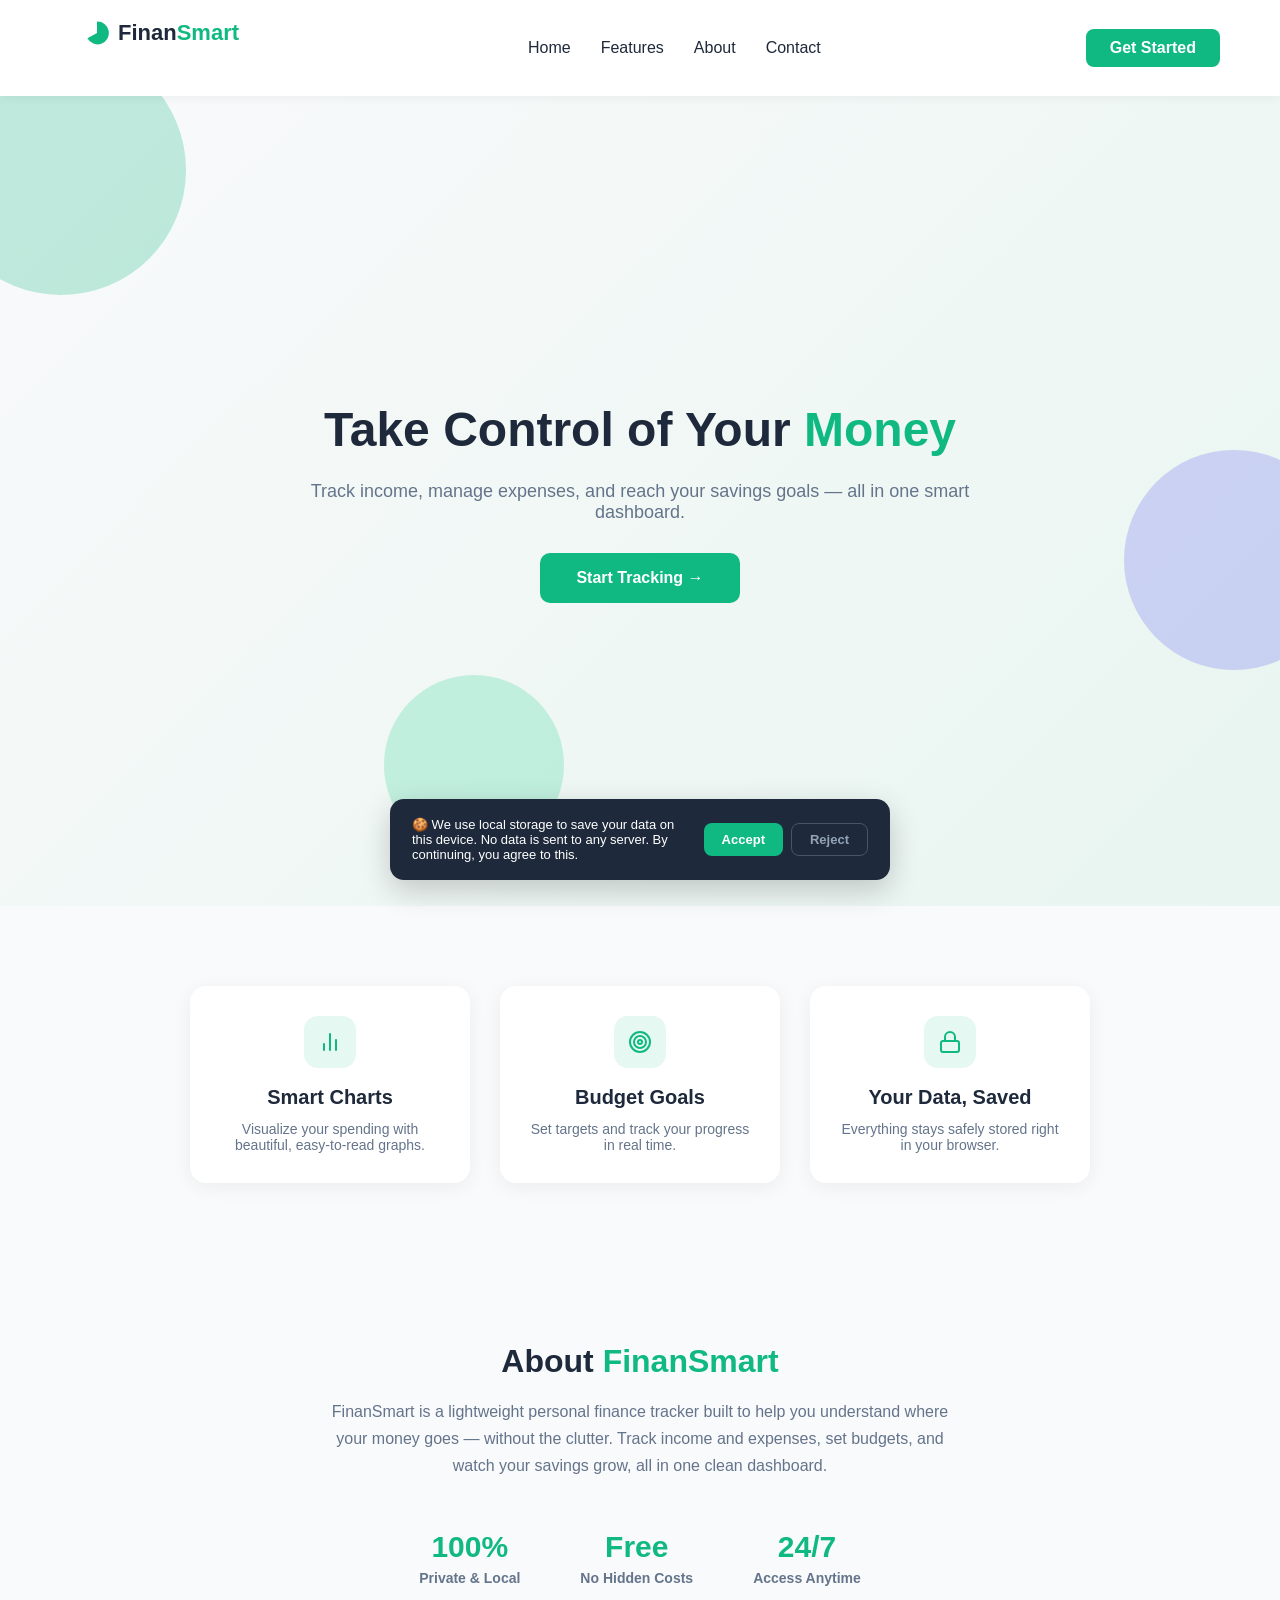
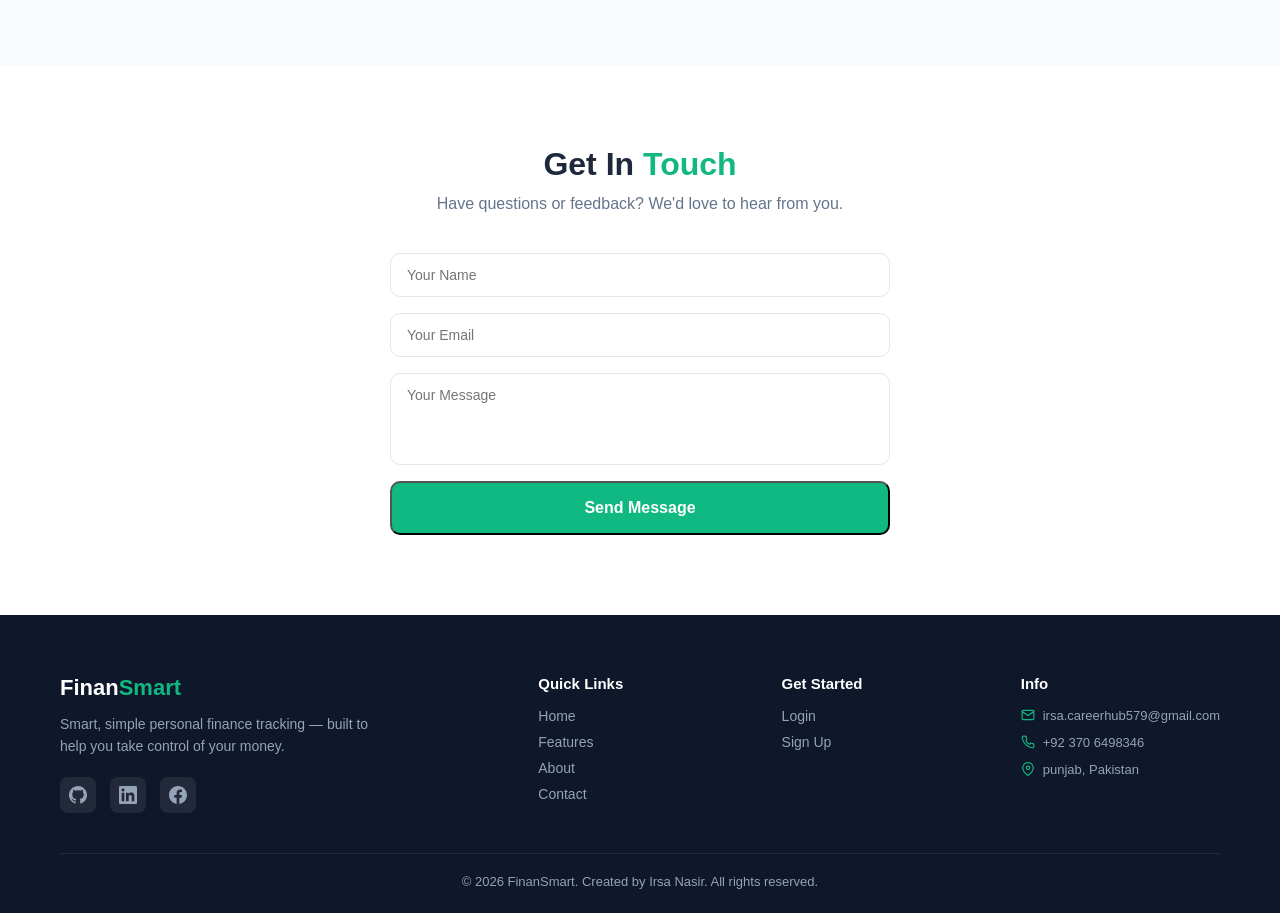
<file: index.html>
<!DOCTYPE html>
<html lang="en">
<head>
  <meta charset="UTF-8">
  <meta name="viewport" content="width=device-width, initial-scale=1.0">
  <title>FinanSmart - Smart Finance Tracker</title>
  <link rel="stylesheet" href="CSS/style.css">
  <link rel="icon" type="image/x-icon" href="favicon.ico">
</head>
<body>
    <div class="blob blob1"></div>
    <div class="blob blob2"></div>
    <div class="blob blob3"></div>
    
  <!-- Navbar -->
  <nav class="navbar">
    <div class="sidebar-logo"><svg class="logo-svg" width="26" height="26" viewBox="0 0 32 32" fill="none" style="margin-right:8px;"><path d="M16 2 A14 14 0 1 1 4.2 22.5 L16 16 Z" fill="#10B981"/></svg>Finan<span class="logo-highlight">Smart</span></div>
    <ul class="nav-links">
      <li><a href="#home">Home</a></li>
      <li><a href="#features">Features</a></li>
      <li><a href="#about">About</a></li>
      <li><a href="#contact">Contact</a></li>
    </ul>
    <a href="login.html" class="btn-nav">Get Started</a>
  </nav>

  <!-- Hero Section -->
  <section class="hero" id="home">
    <div class="hero-content">
      <h1>Take Control of Your <span>Money</span></h1>
      <p>Track income, manage expenses, and reach your savings goals — all in one smart dashboard.</p>
      <a href="login.html" class="btn-primary">Start Tracking →</a>
    </div>
  </section>

  <!-- Features Preview -->
  <section class="features" id="features">
  <div class="feature-card">
    <div class="feature-icon">
      <svg width="24" height="24" viewBox="0 0 24 24" fill="none" stroke="currentColor" stroke-width="2" stroke-linecap="round" stroke-linejoin="round"><line x1="18" y1="20" x2="18" y2="10"/><line x1="12" y1="20" x2="12" y2="4"/><line x1="6" y1="20" x2="6" y2="14"/></svg>
    </div>
    <h3>Smart Charts</h3>
    <p>Visualize your spending with beautiful, easy-to-read graphs.</p>
  </div>
  <div class="feature-card">
    <div class="feature-icon">
      <svg width="24" height="24" viewBox="0 0 24 24" fill="none" stroke="currentColor" stroke-width="2" stroke-linecap="round" stroke-linejoin="round"><circle cx="12" cy="12" r="10"/><circle cx="12" cy="12" r="6"/><circle cx="12" cy="12" r="2"/></svg>
    </div>
    <h3>Budget Goals</h3>
    <p>Set targets and track your progress in real time.</p>
  </div>
  <div class="feature-card">
    <div class="feature-icon">
      <svg width="24" height="24" viewBox="0 0 24 24" fill="none" stroke="currentColor" stroke-width="2" stroke-linecap="round" stroke-linejoin="round"><rect x="3" y="11" width="18" height="11" rx="2"/><path d="M7 11V7a5 5 0 0 1 10 0v4"/></svg>
    </div>
    <h3>Your Data, Saved</h3>
    <p>Everything stays safely stored right in your browser.</p>
  </div>
</section>

<!-- ===== About Section ===== -->
<section class="about" id="about">
  <div class="about-content">
    <h2>About <span>FinanSmart</span></h2>
    <p>FinanSmart is a lightweight personal finance tracker built to help you understand where your money goes — without the clutter. Track income and expenses, set budgets, and watch your savings grow, all in one clean dashboard.</p>
  </div>
  <div class="about-stats">
    <div class="about-stat">
      <h3>100%</h3>
      <p>Private & Local</p>
    </div>
    <div class="about-stat">
      <h3>Free</h3>
      <p>No Hidden Costs</p>
    </div>
    <div class="about-stat">
      <h3>24/7</h3>
      <p>Access Anytime</p>
    </div>
  </div>
</section>
<!-- ===== Contact Section ===== -->
<section class="contact" id="contact">
  <h2>Get In <span>Touch</span></h2>
  <p>Have questions or feedback? We'd love to hear from you.</p>

  <form class="contact-form">
    <input type="text" placeholder="Your Name" required>
    <input type="email" placeholder="Your Email" required>
    <textarea placeholder="Your Message" rows="4" required></textarea>
    <button type="submit" class="btn-primary">Send Message</button>
  </form>
</section>

<!-- ===== Footer ===== -->
<footer class="footer">
  <div class="footer-top">
    <div class="footer-brand">
  <div class="logo">Finan<span>Smart</span></div>
  <p>Smart, simple personal finance tracking — built to help you take control of your money.</p>
  <div class="social-icons">
    <a href="#" aria-label="GitHub">
      <svg width="18" height="18" viewBox="0 0 24 24" fill="currentColor"><path d="M12 0C5.37 0 0 5.37 0 12c0 5.3 3.438 9.8 8.205 11.387.6.113.82-.26.82-.577 0-.285-.01-1.04-.016-2.04-3.338.725-4.042-1.61-4.042-1.61-.546-1.387-1.333-1.757-1.333-1.757-1.09-.744.083-.729.083-.729 1.205.084 1.84 1.237 1.84 1.237 1.07 1.834 2.807 1.304 3.492.997.108-.775.42-1.305.763-1.605-2.665-.303-5.467-1.333-5.467-5.93 0-1.31.468-2.38 1.235-3.22-.123-.303-.535-1.523.117-3.176 0 0 1.008-.322 3.3 1.23A11.5 11.5 0 0 1 12 5.803c1.02.005 2.045.138 3.003.404 2.29-1.552 3.297-1.23 3.297-1.23.653 1.653.242 2.873.118 3.176.77.84 1.233 1.91 1.233 3.22 0 4.61-2.807 5.625-5.48 5.92.43.372.823 1.102.823 2.222 0 1.606-.014 2.898-.014 3.293 0 .32.216.694.825.576C20.565 21.795 24 17.295 24 12c0-6.63-5.373-12-12-12z"/></svg>
    </a>
    <a href="#" aria-label="LinkedIn">
      <svg width="18" height="18" viewBox="0 0 24 24" fill="currentColor"><path d="M20.447 20.452h-3.554v-5.569c0-1.328-.027-3.037-1.852-3.037-1.853 0-2.136 1.445-2.136 2.939v5.667H9.351V9h3.414v1.561h.046c.477-.9 1.637-1.85 3.37-1.85 3.601 0 4.267 2.37 4.267 5.455v6.286zM5.337 7.433c-1.144 0-2.063-.926-2.063-2.065 0-1.138.92-2.063 2.063-2.063 1.14 0 2.064.925 2.064 2.063 0 1.139-.925 2.065-2.064 2.065zm1.782 13.019H3.555V9h3.564v11.452zM22.225 0H1.771C.792 0 0 .774 0 1.729v20.542C0 23.227.792 24 1.771 24h20.451C23.2 24 24 23.227 24 22.271V1.729C24 .774 23.2 0 22.222 0h.003z"/></svg>
    </a>
    <a href="#" aria-label="Facebook">
      <svg width="18" height="18" viewBox="0 0 24 24" fill="currentColor"><path d="M24 12.073c0-6.627-5.373-12-12-12s-12 5.373-12 12c0 5.99 4.388 10.954 10.125 11.854v-8.385H7.078v-3.47h3.047V9.43c0-3.007 1.792-4.669 4.533-4.669 1.312 0 2.686.235 2.686.235v2.953H15.83c-1.491 0-1.956.925-1.956 1.874v2.25h3.328l-.532 3.47h-2.796v8.385C19.612 23.027 24 18.062 24 12.073z"/></svg>
    </a>
  </div>
</div>

    <div class="footer-links">
      <h4>Quick Links</h4>
      <a href="#home">Home</a>
      <a href="#features">Features</a>
      <a href="#about">About</a>
      <a href="#contact">Contact</a>
    </div>

    <div class="footer-links">
      <h4>Get Started</h4>
      <a href="login.html">Login</a>
      <a href="login.html">Sign Up</a>
    </div>

   <div class="footer-links">
  <h4>Info</h4>
  <p class="footer-info-item">
    <svg width="14" height="14" viewBox="0 0 24 24" fill="none" stroke="currentColor" stroke-width="2" stroke-linecap="round" stroke-linejoin="round"><path d="M4 4h16c1.1 0 2 .9 2 2v12c0 1.1-.9 2-2 2H4c-1.1 0-2-.9-2-2V6c0-1.1.9-2 2-2z"/><polyline points="22,6 12,13 2,6"/></svg>
    irsa.careerhub579@gmail.com
  </p>
  <p class="footer-info-item">
    <svg width="14" height="14" viewBox="0 0 24 24" fill="none" stroke="currentColor" stroke-width="2" stroke-linecap="round" stroke-linejoin="round"><path d="M22 16.92v3a2 2 0 0 1-2.18 2 19.79 19.79 0 0 1-8.63-3.07 19.5 19.5 0 0 1-6-6 19.79 19.79 0 0 1-3.07-8.67A2 2 0 0 1 4.11 2h3a2 2 0 0 1 2 1.72c.127.96.36 1.903.7 2.81a2 2 0 0 1-.45 2.11L8.09 9.91a16 16 0 0 0 6 6l1.27-1.27a2 2 0 0 1 2.11-.45c.907.34 1.85.573 2.81.7A2 2 0 0 1 22 16.92z"/></svg>
    +92 370 6498346
  </p>
  <p class="footer-info-item">
    <svg width="14" height="14" viewBox="0 0 24 24" fill="none" stroke="currentColor" stroke-width="2" stroke-linecap="round" stroke-linejoin="round"><path d="M21 10c0 7-9 13-9 13s-9-6-9-13a9 9 0 0 1 18 0z"/><circle cx="12" cy="10" r="3"/></svg>
    punjab, Pakistan
  </p>
</div>
  </div>


  <div class="footer-bottom">
    <p>&copy; 2026 FinanSmart. Created by Irsa Nasir. All rights reserved.</p>
  </div>
</footer>

  <div class="cookie-banner" id="cookieBanner">
  <p>🍪 We use local storage to save your data on this device. No data is sent to any server. By continuing, you agree to this.</p>
  <div class="cookie-actions">
    <button id="acceptCookies" class="btn-accept">Accept</button>
    <button id="rejectCookies" class="btn-reject">Reject</button>
  </div>
</div>
<script src="JS/main.js"></script>

</body>
</html>
</file>
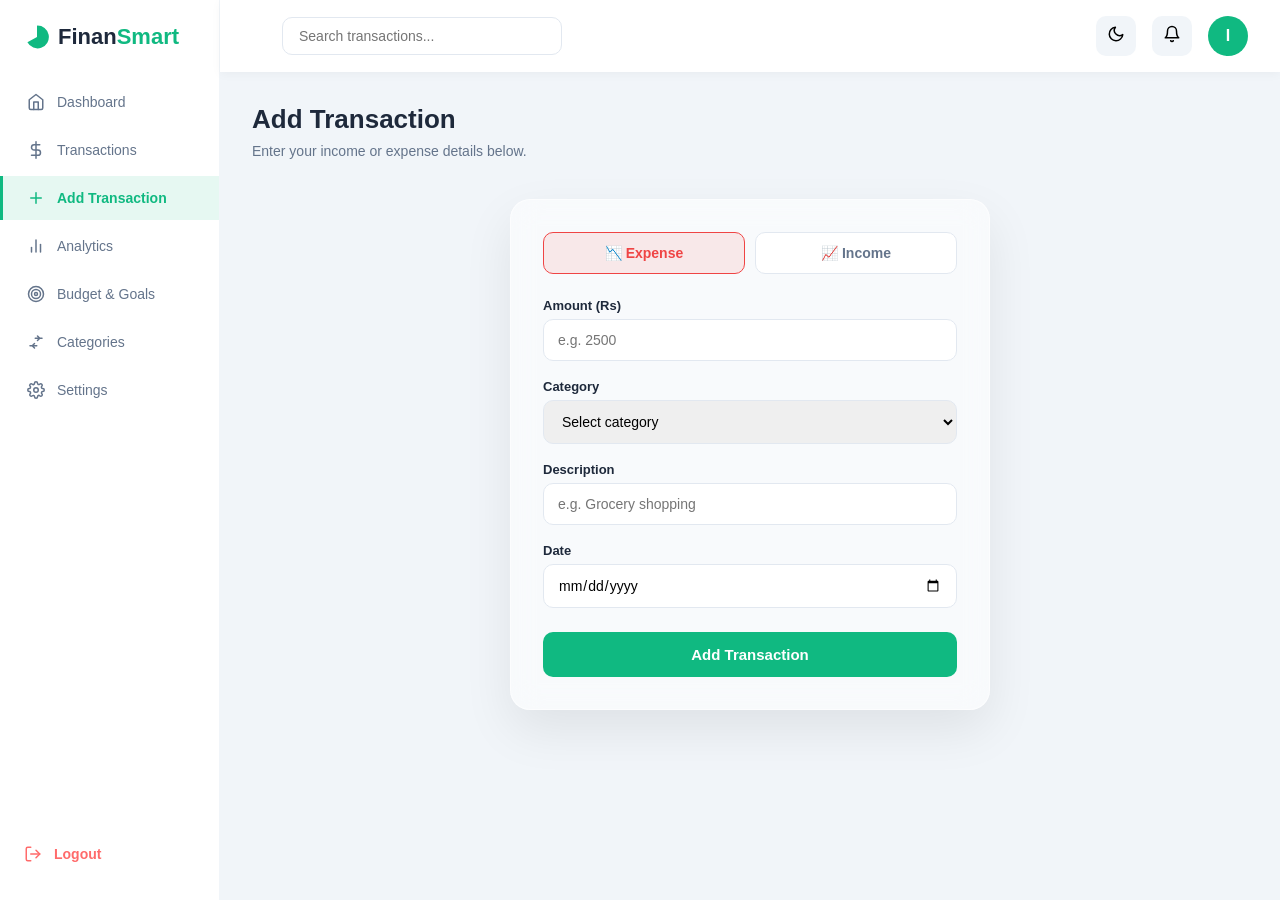
<file: add-transaction.html>
<!DOCTYPE html>
<html lang="en">
<head>
  <meta charset="UTF-8">
  <meta name="viewport" content="width=device-width, initial-scale=1.0">
  <title>FinanSmart - Add Transaction</title>
  <link rel="stylesheet" href="CSS/dashboard.css">
  <link rel="stylesheet" href="CSS/add-transaction.css">
</head>
<body>

  <div class="dashboard-container">

    <!-- Sidebar (same as dashboard) -->
    <aside class="sidebar">
      <div class="sidebar-logo"><svg class="logo-svg" width="26" height="26" viewBox="0 0 32 32" fill="none" style="margin-right:8px;"><path d="M16 2 A14 14 0 1 1 4.2 22.5 L16 16 Z" fill="#10B981"/></svg>Finan<span class="logo-highlight">Smart</span></div>
      <nav class="sidebar-nav">
  <a href="dashboard.html" class="nav-item">
    <svg width="18" height="18" viewBox="0 0 24 24" fill="none" stroke="currentColor" stroke-width="2" stroke-linecap="round" stroke-linejoin="round"><path d="M3 9l9-7 9 7v11a2 2 0 0 1-2 2H5a2 2 0 0 1-2-2z"/><polyline points="9 22 9 12 15 12 15 22"/></svg>
    Dashboard
  </a>
  <a href="transactions.html" class="nav-item">
    <svg width="18" height="18" viewBox="0 0 24 24" fill="none" stroke="currentColor" stroke-width="2" stroke-linecap="round" stroke-linejoin="round"><line x1="12" y1="1" x2="12" y2="23"/><path d="M17 5H9.5a3.5 3.5 0 0 0 0 7h5a3.5 3.5 0 0 1 0 7H6"/></svg>
    Transactions
  </a>
  <a href="add-transaction.html" class="nav-item active">
    <svg width="18" height="18" viewBox="0 0 24 24" fill="none" stroke="currentColor" stroke-width="2" stroke-linecap="round" stroke-linejoin="round"><line x1="12" y1="5" x2="12" y2="19"/><line x1="5" y1="12" x2="19" y2="12"/></svg>
    Add Transaction
  </a>
  <a href="analytics.html" class="nav-item">
    <svg width="18" height="18" viewBox="0 0 24 24" fill="none" stroke="currentColor" stroke-width="2" stroke-linecap="round" stroke-linejoin="round"><line x1="18" y1="20" x2="18" y2="10"/><line x1="12" y1="20" x2="12" y2="4"/><line x1="6" y1="20" x2="6" y2="14"/></svg>
    Analytics
  </a>
  <a href="budget-goals.html" class="nav-item">
    <svg width="18" height="18" viewBox="0 0 24 24" fill="none" stroke="currentColor" stroke-width="2" stroke-linecap="round" stroke-linejoin="round"><circle cx="12" cy="12" r="10"/><circle cx="12" cy="12" r="6"/><circle cx="12" cy="12" r="2"/></svg>
    Budget & Goals
  </a>
  <a href="categories.html" class="nav-item">
    <svg width="18" height="18" viewBox="0 0 24 24" fill="none" stroke="currentColor" stroke-width="2" stroke-linecap="round" stroke-linejoin="round"><path d="M20 7h-9m3-3l3 3-3 3M4 17h9m-3 3l-3-3 3-3"/></svg>
    Categories
  </a>
  <a href="settings.html" class="nav-item">
    <svg width="18" height="18" viewBox="0 0 24 24" fill="none" stroke="currentColor" stroke-width="2" stroke-linecap="round" stroke-linejoin="round"><circle cx="12" cy="12" r="3"/><path d="M19.4 15a1.65 1.65 0 0 0 .33 1.82l.06.06a2 2 0 1 1-2.83 2.83l-.06-.06a1.65 1.65 0 0 0-1.82-.33 1.65 1.65 0 0 0-1 1.51V21a2 2 0 0 1-4 0v-.09A1.65 1.65 0 0 0 9 19.4a1.65 1.65 0 0 0-1.82.33l-.06.06a2 2 0 1 1-2.83-2.83l.06-.06a1.65 1.65 0 0 0 .33-1.82 1.65 1.65 0 0 0-1.51-1H3a2 2 0 0 1 0-4h.09A1.65 1.65 0 0 0 4.6 9a1.65 1.65 0 0 0-.33-1.82l-.06-.06a2 2 0 1 1 2.83-2.83l.06.06a1.65 1.65 0 0 0 1.82.33H9a1.65 1.65 0 0 0 1-1.51V3a2 2 0 0 1 4 0v.09a1.65 1.65 0 0 0 1 1.51 1.65 1.65 0 0 0 1.82-.33l.06-.06a2 2 0 1 1 2.83 2.83l-.06.06a1.65 1.65 0 0 0-.33 1.82V9a1.65 1.65 0 0 0 1.51 1H21a2 2 0 0 1 0 4h-.09a1.65 1.65 0 0 0-1.51 1z"/></svg>
    Settings
  </a>
</nav>

<a href="index.html" class="logout">
  <svg width="18" height="18" viewBox="0 0 24 24" fill="none" stroke="currentColor" stroke-width="2" stroke-linecap="round" stroke-linejoin="round"><path d="M9 21H5a2 2 0 0 1-2-2V5a2 2 0 0 1 2-2h4"/><polyline points="16 17 21 12 16 7"/><line x1="21" y1="12" x2="9" y2="12"/></svg>
  Logout
</a>

      
    </aside>

    <!-- Main Content -->
    <main class="main-content">

      <header class="topbar">
        <button class="icon-btn mobile-menu-btn" id="mobileMenuBtn" style="display:none;">
  <svg width="20" height="20" viewBox="0 0 24 24" fill="none" stroke="currentColor" stroke-width="2" stroke-linecap="round" stroke-linejoin="round"><line x1="3" y1="12" x2="21" y2="12"/><line x1="3" y1="6" x2="21" y2="6"/><line x1="3" y1="18" x2="21" y2="18"/></svg>
</button>
        <input type="text" class="search-bar" placeholder="Search transactions...">
        <div class="topbar-actions">
  <button class="icon-btn" id="themeToggle">
  <svg id="themeIconMoon" width="18" height="18" viewBox="0 0 24 24" fill="none" stroke="currentColor" stroke-width="2" stroke-linecap="round" stroke-linejoin="round"><path d="M21 12.79A9 9 0 1 1 11.21 3 7 7 0 0 0 21 12.79z"/></svg>
</button>
  <div class="notif-wrapper">
    <button class="icon-btn" id="notifBell">
      <svg width="18" height="18" viewBox="0 0 24 24" fill="none" stroke="currentColor" stroke-width="2" stroke-linecap="round" stroke-linejoin="round"><path d="M18 8A6 6 0 0 0 6 8c0 7-3 9-3 9h18s-3-2-3-9"/><path d="M13.73 21a2 2 0 0 1-3.46 0"/></svg>
      <span class="notif-badge" id="notifBadge" style="display:none;">0</span>
    </button>
    <div class="notif-dropdown" id="notifDropdown">
      <div class="notif-header">Notifications</div>
      <div class="notif-list" id="notifList"></div>
    </div>
  </div>
 <div class="profile-wrapper">
  <div class="profile-avatar" id="profileTrigger">I</div>
  <div class="profile-dropdown" id="profileDropdown">
    <div class="profile-dropdown-header">
      <div class="profile-avatar-big-small">I</div>
      <div>
        <p class="profile-dd-name" id="ddName">Irsa</p>
        <p class="profile-dd-email" id="ddEmail">irsa@example.com</p>
      </div>
    </div>
    <a href="settings.html" class="profile-dd-link">
      <svg width="16" height="16" viewBox="0 0 24 24" fill="none" stroke="currentColor" stroke-width="2" stroke-linecap="round" stroke-linejoin="round"><circle cx="12" cy="12" r="3"/><path d="M19.4 15a1.65 1.65 0 0 0 .33 1.82l.06.06a2 2 0 1 1-2.83 2.83l-.06-.06a1.65 1.65 0 0 0-1.82-.33 1.65 1.65 0 0 0-1 1.51V21a2 2 0 0 1-4 0v-.09A1.65 1.65 0 0 0 9 19.4a1.65 1.65 0 0 0-1.82.33l-.06.06a2 2 0 1 1-2.83-2.83l.06-.06a1.65 1.65 0 0 0 .33-1.82 1.65 1.65 0 0 0-1.51-1H3a2 2 0 0 1 0-4h.09A1.65 1.65 0 0 0 4.6 9a1.65 1.65 0 0 0-.33-1.82l-.06-.06a2 2 0 1 1 2.83-2.83l.06.06a1.65 1.65 0 0 0 1.82.33H9a1.65 1.65 0 0 0 1-1.51V3a2 2 0 0 1 4 0v.09a1.65 1.65 0 0 0 1 1.51 1.65 1.65 0 0 0 1.82-.33l.06-.06a2 2 0 1 1 2.83 2.83l-.06.06a1.65 1.65 0 0 0-.33 1.82V9a1.65 1.65 0 0 0 1.51 1H21a2 2 0 0 1 0 4h-.09a1.65 1.65 0 0 0-1.51 1z"/></svg>
      Edit Profile
    </a>
    <a href="index.html" class="profile-dd-link logout-link">
      <svg width="16" height="16" viewBox="0 0 24 24" fill="none" stroke="currentColor" stroke-width="2" stroke-linecap="round" stroke-linejoin="round"><path d="M9 21H5a2 2 0 0 1-2-2V5a2 2 0 0 1 2-2h4"/><polyline points="16 17 21 12 16 7"/><line x1="21" y1="12" x2="9" y2="12"/></svg>
      Logout
    </a>
  </div>
</div>
      </header>

      <section class="content-area">
        <h1>Add Transaction</h1>
        <p>Enter your income or expense details below.</p>

        <div class="add-transaction-card">

          <!-- Type Toggle -->
          <div class="type-toggle">
            <button type="button" class="toggle-btn active" data-type="expense">📉 Expense</button>
            <button type="button" class="toggle-btn" data-type="income">📈 Income</button>
          </div>

          <form id="transactionForm">

            <div class="form-group">
              <label>Amount (Rs)</label>
              <input type="number" id="amount" placeholder="e.g. 2500" required>
            </div>

            <div class="form-group">
              <label>Category</label>
              <select id="category" required>
                <option value="">Select category</option>
                <option value="Food">🍔 Food</option>
                <option value="Shopping">🛒 Shopping</option>
                <option value="Bills">💡 Bills</option>
                <option value="Entertainment">🎬 Entertainment</option>
                <option value="Transport">🚗 Transport</option>
                <option value="Health">🏥 Health</option>
                <option value="Salary">💰 Salary</option>
                <option value="Other">🗂️ Other</option>
              </select>
            </div>

            <div class="form-group">
              <label>Description</label>
              <input type="text" id="description" placeholder="e.g. Grocery shopping" required>
            </div>

            <div class="form-group">
              <label>Date</label>
              <input type="date" id="date" required>
            </div>

            <button type="submit" class="btn-submit">Add Transaction</button>

          </form>

        </div>
      </section>

    </main>
  </div>

  <script src="JS/add-transaction.js"></script>
</body>
</html>
</file>
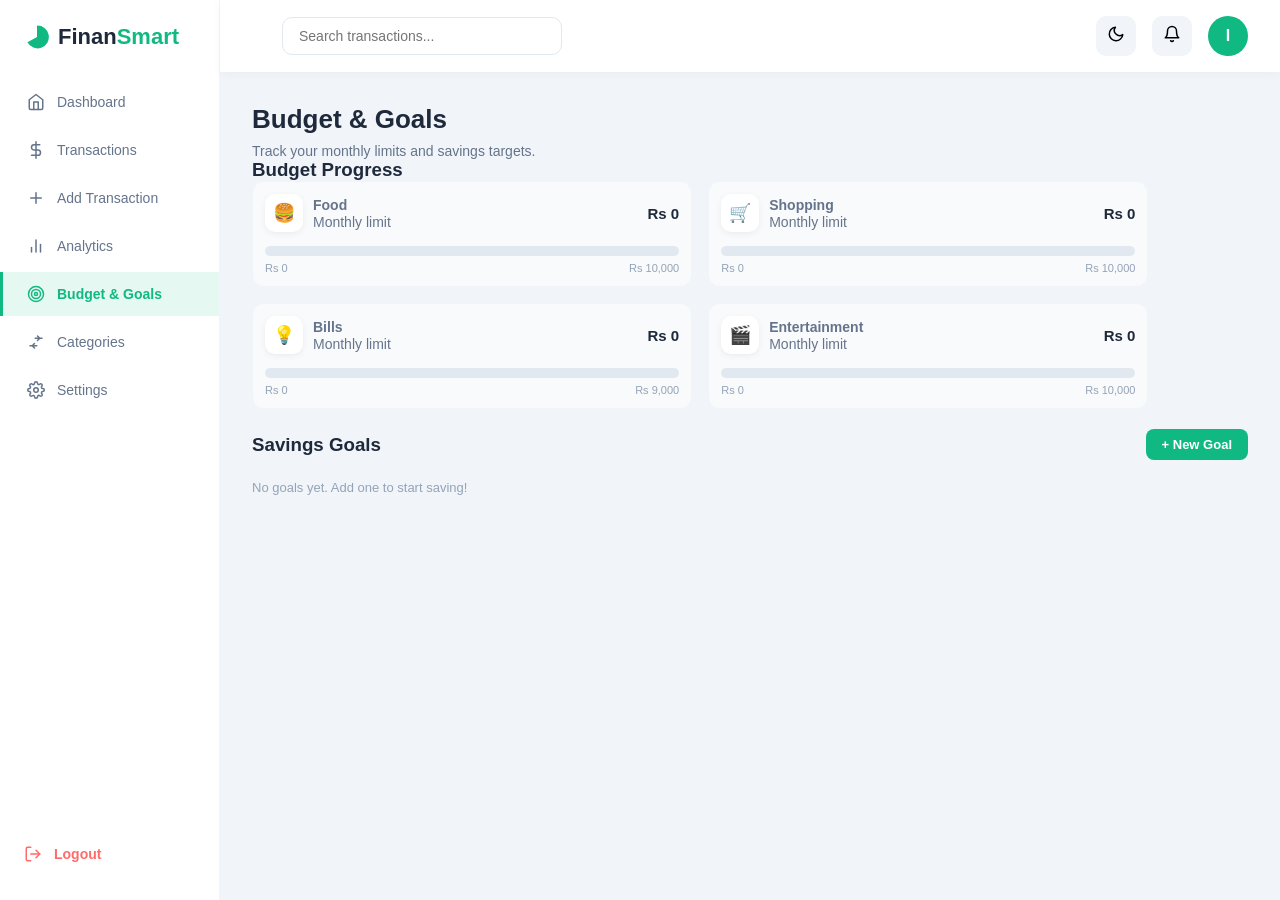
<file: budget-goals.html>
<!DOCTYPE html>
<html lang="en">
<head>
  <meta charset="UTF-8">
  <meta name="viewport" content="width=device-width, initial-scale=1.0">
  <title>FinanSmart - Budget & Goals</title>
  <link rel="stylesheet" href="CSS/dashboard.css">
  <script src="JS/currency.js"></script>
</head>
<body>

  <div class="dashboard-container">

    <aside class="sidebar">
      <div class="sidebar-logo"><svg class="logo-svg" width="26" height="26" viewBox="0 0 32 32" fill="none" style="margin-right:8px;"><path d="M16 2 A14 14 0 1 1 4.2 22.5 L16 16 Z" fill="#10B981"/></svg>Finan<span class="logo-highlight">Smart</span></div>
      <nav class="sidebar-nav">
  <a href="dashboard.html" class="nav-item">
    <svg width="18" height="18" viewBox="0 0 24 24" fill="none" stroke="currentColor" stroke-width="2" stroke-linecap="round" stroke-linejoin="round"><path d="M3 9l9-7 9 7v11a2 2 0 0 1-2 2H5a2 2 0 0 1-2-2z"/><polyline points="9 22 9 12 15 12 15 22"/></svg>
    Dashboard
  </a>
  <a href="transactions.html" class="nav-item">
    <svg width="18" height="18" viewBox="0 0 24 24" fill="none" stroke="currentColor" stroke-width="2" stroke-linecap="round" stroke-linejoin="round"><line x1="12" y1="1" x2="12" y2="23"/><path d="M17 5H9.5a3.5 3.5 0 0 0 0 7h5a3.5 3.5 0 0 1 0 7H6"/></svg>
    Transactions
  </a>
  <a href="add-transaction.html" class="nav-item">
    <svg width="18" height="18" viewBox="0 0 24 24" fill="none" stroke="currentColor" stroke-width="2" stroke-linecap="round" stroke-linejoin="round"><line x1="12" y1="5" x2="12" y2="19"/><line x1="5" y1="12" x2="19" y2="12"/></svg>
    Add Transaction
  </a>
  <a href="analytics.html" class="nav-item">
    <svg width="18" height="18" viewBox="0 0 24 24" fill="none" stroke="currentColor" stroke-width="2" stroke-linecap="round" stroke-linejoin="round"><line x1="18" y1="20" x2="18" y2="10"/><line x1="12" y1="20" x2="12" y2="4"/><line x1="6" y1="20" x2="6" y2="14"/></svg>
    Analytics
  </a>
  <a href="budget-goals.html" class="nav-item active">
    <svg width="18" height="18" viewBox="0 0 24 24" fill="none" stroke="currentColor" stroke-width="2" stroke-linecap="round" stroke-linejoin="round"><circle cx="12" cy="12" r="10"/><circle cx="12" cy="12" r="6"/><circle cx="12" cy="12" r="2"/></svg>
    Budget & Goals
  </a>
  <a href="categories.html" class="nav-item">
    <svg width="18" height="18" viewBox="0 0 24 24" fill="none" stroke="currentColor" stroke-width="2" stroke-linecap="round" stroke-linejoin="round"><path d="M20 7h-9m3-3l3 3-3 3M4 17h9m-3 3l-3-3 3-3"/></svg>
    Categories
  </a>
  <a href="settings.html" class="nav-item">
    <svg width="18" height="18" viewBox="0 0 24 24" fill="none" stroke="currentColor" stroke-width="2" stroke-linecap="round" stroke-linejoin="round"><circle cx="12" cy="12" r="3"/><path d="M19.4 15a1.65 1.65 0 0 0 .33 1.82l.06.06a2 2 0 1 1-2.83 2.83l-.06-.06a1.65 1.65 0 0 0-1.82-.33 1.65 1.65 0 0 0-1 1.51V21a2 2 0 0 1-4 0v-.09A1.65 1.65 0 0 0 9 19.4a1.65 1.65 0 0 0-1.82.33l-.06.06a2 2 0 1 1-2.83-2.83l.06-.06a1.65 1.65 0 0 0 .33-1.82 1.65 1.65 0 0 0-1.51-1H3a2 2 0 0 1 0-4h.09A1.65 1.65 0 0 0 4.6 9a1.65 1.65 0 0 0-.33-1.82l-.06-.06a2 2 0 1 1 2.83-2.83l.06.06a1.65 1.65 0 0 0 1.82.33H9a1.65 1.65 0 0 0 1-1.51V3a2 2 0 0 1 4 0v.09a1.65 1.65 0 0 0 1 1.51 1.65 1.65 0 0 0 1.82-.33l.06-.06a2 2 0 1 1 2.83 2.83l-.06.06a1.65 1.65 0 0 0-.33 1.82V9a1.65 1.65 0 0 0 1.51 1H21a2 2 0 0 1 0 4h-.09a1.65 1.65 0 0 0-1.51 1z"/></svg>
    Settings
  </a>
</nav>

<a href="index.html" class="logout">
  <svg width="18" height="18" viewBox="0 0 24 24" fill="none" stroke="currentColor" stroke-width="2" stroke-linecap="round" stroke-linejoin="round"><path d="M9 21H5a2 2 0 0 1-2-2V5a2 2 0 0 1 2-2h4"/><polyline points="16 17 21 12 16 7"/><line x1="21" y1="12" x2="9" y2="12"/></svg>
  Logout
</a>
    </aside>

    <main class="main-content">

      <header class="topbar">
        <button class="icon-btn mobile-menu-btn" id="mobileMenuBtn" style="display:none;">
  <svg width="20" height="20" viewBox="0 0 24 24" fill="none" stroke="currentColor" stroke-width="2" stroke-linecap="round" stroke-linejoin="round"><line x1="3" y1="12" x2="21" y2="12"/><line x1="3" y1="6" x2="21" y2="6"/><line x1="3" y1="18" x2="21" y2="18"/></svg>
</button>
        <input type="text" class="search-bar" placeholder="Search transactions...">
        <div class="topbar-actions">
  <button class="icon-btn" id="themeToggle">
    <svg id="themeIconMoon" width="18" height="18" viewBox="0 0 24 24" fill="none" stroke="currentColor" stroke-width="2" stroke-linecap="round" stroke-linejoin="round"><path d="M21 12.79A9 9 0 1 1 11.21 3 7 7 0 0 0 21 12.79z"/></svg>
  </button>
  <div class="notif-wrapper">
    <button class="icon-btn" id="notifBell">
      <svg width="18" height="18" viewBox="0 0 24 24" fill="none" stroke="currentColor" stroke-width="2" stroke-linecap="round" stroke-linejoin="round"><path d="M18 8A6 6 0 0 0 6 8c0 7-3 9-3 9h18s-3-2-3-9"/><path d="M13.73 21a2 2 0 0 1-3.46 0"/></svg>
      <span class="notif-badge" id="notifBadge" style="display:none;">0</span>
    </button>
    <div class="notif-dropdown" id="notifDropdown">
      <div class="notif-header">Notifications</div>
      <div class="notif-list" id="notifList"></div>
    </div>
  </div>
  <div class="profile-wrapper">
  <div class="profile-avatar" id="profileTrigger">I</div>
  <div class="profile-dropdown" id="profileDropdown">
    <div class="profile-dropdown-header">
      <div class="profile-avatar-big-small">I</div>
      <div>
        <p class="profile-dd-name" id="ddName">Irsa</p>
        <p class="profile-dd-email" id="ddEmail">irsa@example.com</p>
      </div>
    </div>
    <a href="settings.html" class="profile-dd-link">
      <svg width="16" height="16" viewBox="0 0 24 24" fill="none" stroke="currentColor" stroke-width="2" stroke-linecap="round" stroke-linejoin="round"><circle cx="12" cy="12" r="3"/><path d="M19.4 15a1.65 1.65 0 0 0 .33 1.82l.06.06a2 2 0 1 1-2.83 2.83l-.06-.06a1.65 1.65 0 0 0-1.82-.33 1.65 1.65 0 0 0-1 1.51V21a2 2 0 0 1-4 0v-.09A1.65 1.65 0 0 0 9 19.4a1.65 1.65 0 0 0-1.82.33l-.06.06a2 2 0 1 1-2.83-2.83l.06-.06a1.65 1.65 0 0 0 .33-1.82 1.65 1.65 0 0 0-1.51-1H3a2 2 0 0 1 0-4h.09A1.65 1.65 0 0 0 4.6 9a1.65 1.65 0 0 0-.33-1.82l-.06-.06a2 2 0 1 1 2.83-2.83l.06.06a1.65 1.65 0 0 0 1.82.33H9a1.65 1.65 0 0 0 1-1.51V3a2 2 0 0 1 4 0v.09a1.65 1.65 0 0 0 1 1.51 1.65 1.65 0 0 0 1.82-.33l.06-.06a2 2 0 1 1 2.83 2.83l-.06.06a1.65 1.65 0 0 0-.33 1.82V9a1.65 1.65 0 0 0 1.51 1H21a2 2 0 0 1 0 4h-.09a1.65 1.65 0 0 0-1.51 1z"/></svg>
      Edit Profile
    </a>
    <a href="index.html" class="profile-dd-link logout-link">
      <svg width="16" height="16" viewBox="0 0 24 24" fill="none" stroke="currentColor" stroke-width="2" stroke-linecap="round" stroke-linejoin="round"><path d="M9 21H5a2 2 0 0 1-2-2V5a2 2 0 0 1 2-2h4"/><polyline points="16 17 21 12 16 7"/><line x1="21" y1="12" x2="9" y2="12"/></svg>
      Logout
    </a>
  </div>
</div>
      </header>

      <section class="content-area">
        <h1>Budget & Goals</h1>
        <p>Track your monthly limits and savings targets.</p>

        <!-- Budget Section (same as dashboard) -->
        <div class="budget-card">
          <h3>Budget Progress</h3>
          <div class="budget-grid" id="budgetGoalsGrid">
            <!-- JS se fill hoga -->
          </div>
        </div>

        <!-- Savings Goals Section -->
        <div class="budget-card" style="margin-top:20px;">
          <div class="goals-header">
            <h3>Savings Goals</h3>
            <button class="btn-add-goal" id="openGoalForm">+ New Goal</button>
          </div>

          <!-- Add Goal Form (hidden by default) -->
          <div class="goal-form" id="goalForm" style="display:none;">
            <input type="text" id="goalName" placeholder="Goal name (e.g. New Laptop)">
            <input type="number" id="goalTarget" placeholder="Target amount (Rs)">
            <input type="number" id="goalSaved" placeholder="Already saved (Rs)">
            <button class="btn-submit" id="saveGoalBtn">Save Goal</button>
          </div>

          <div class="goals-grid" id="goalsGrid">
            <!-- JS se fill hoga -->
          </div>
        </div>

      </section>

    </main>
  </div>

  <script src="JS/budget-goals.js"></script>
</body>
</html>
</file>
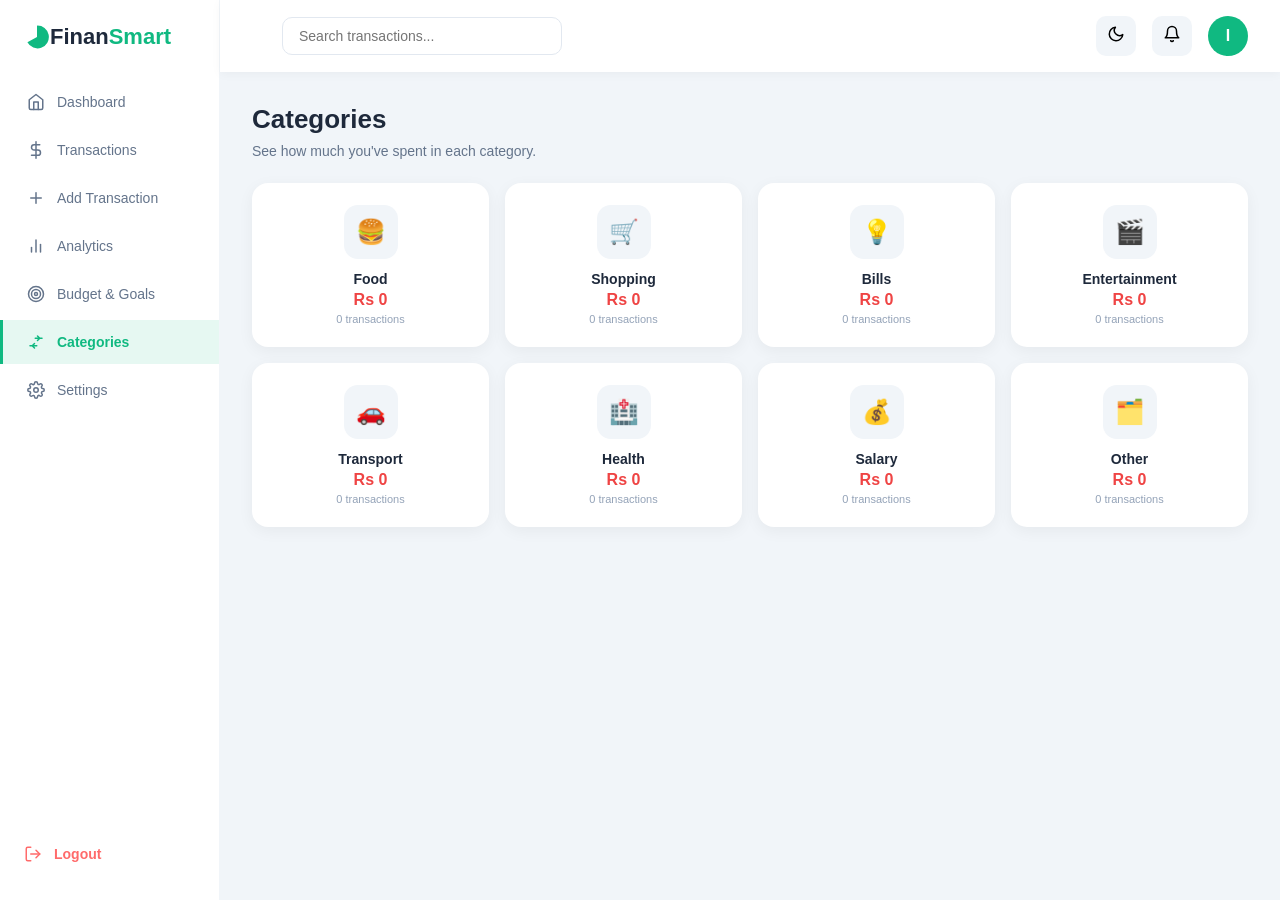
<file: categories.html>
<!DOCTYPE html>
<html lang="en">
<head>
  <meta charset="UTF-8">
  <meta name="viewport" content="width=device-width, initial-scale=1.0">
  <title>FinanSmart - Categories</title>
  <link rel="stylesheet" href="CSS/dashboard.css">
  <script src="JS/currency.js"></script>
</head>
<body>

  <div class="dashboard-container">

    <aside class="sidebar">
    <div class="sidebar-logo"><svg class="logo-svg" width="26" height="26" viewBox="0 0 32 32" fill="none" stlye="margin-right:8px;"><path d="M16 2 A14 14 0 1 1 4.2 22.5 L16 16 Z" fill="#10B981"/></svg>Finan<span class="logo-highlight">Smart</span></div>
      <nav class="sidebar-nav">
  <a href="dashboard.html" class="nav-item">
    <svg width="18" height="18" viewBox="0 0 24 24" fill="none" stroke="currentColor" stroke-width="2" stroke-linecap="round" stroke-linejoin="round"><path d="M3 9l9-7 9 7v11a2 2 0 0 1-2 2H5a2 2 0 0 1-2-2z"/><polyline points="9 22 9 12 15 12 15 22"/></svg>
    Dashboard
  </a>
  <a href="transactions.html" class="nav-item">
    <svg width="18" height="18" viewBox="0 0 24 24" fill="none" stroke="currentColor" stroke-width="2" stroke-linecap="round" stroke-linejoin="round"><line x1="12" y1="1" x2="12" y2="23"/><path d="M17 5H9.5a3.5 3.5 0 0 0 0 7h5a3.5 3.5 0 0 1 0 7H6"/></svg>
    Transactions
  </a>
  <a href="add-transaction.html" class="nav-item">
    <svg width="18" height="18" viewBox="0 0 24 24" fill="none" stroke="currentColor" stroke-width="2" stroke-linecap="round" stroke-linejoin="round"><line x1="12" y1="5" x2="12" y2="19"/><line x1="5" y1="12" x2="19" y2="12"/></svg>
    Add Transaction
  </a>
  <a href="analytics.html" class="nav-item">
    <svg width="18" height="18" viewBox="0 0 24 24" fill="none" stroke="currentColor" stroke-width="2" stroke-linecap="round" stroke-linejoin="round"><line x1="18" y1="20" x2="18" y2="10"/><line x1="12" y1="20" x2="12" y2="4"/><line x1="6" y1="20" x2="6" y2="14"/></svg>
    Analytics
  </a>
  <a href="budget-goals.html" class="nav-item">
    <svg width="18" height="18" viewBox="0 0 24 24" fill="none" stroke="currentColor" stroke-width="2" stroke-linecap="round" stroke-linejoin="round"><circle cx="12" cy="12" r="10"/><circle cx="12" cy="12" r="6"/><circle cx="12" cy="12" r="2"/></svg>
    Budget & Goals
  </a>
  <a href="categories.html" class="nav-item active">
    <svg width="18" height="18" viewBox="0 0 24 24" fill="none" stroke="currentColor" stroke-width="2" stroke-linecap="round" stroke-linejoin="round"><path d="M20 7h-9m3-3l3 3-3 3M4 17h9m-3 3l-3-3 3-3"/></svg>
    Categories
  </a>
  <a href="settings.html" class="nav-item">
    <svg width="18" height="18" viewBox="0 0 24 24" fill="none" stroke="currentColor" stroke-width="2" stroke-linecap="round" stroke-linejoin="round"><circle cx="12" cy="12" r="3"/><path d="M19.4 15a1.65 1.65 0 0 0 .33 1.82l.06.06a2 2 0 1 1-2.83 2.83l-.06-.06a1.65 1.65 0 0 0-1.82-.33 1.65 1.65 0 0 0-1 1.51V21a2 2 0 0 1-4 0v-.09A1.65 1.65 0 0 0 9 19.4a1.65 1.65 0 0 0-1.82.33l-.06.06a2 2 0 1 1-2.83-2.83l.06-.06a1.65 1.65 0 0 0 .33-1.82 1.65 1.65 0 0 0-1.51-1H3a2 2 0 0 1 0-4h.09A1.65 1.65 0 0 0 4.6 9a1.65 1.65 0 0 0-.33-1.82l-.06-.06a2 2 0 1 1 2.83-2.83l.06.06a1.65 1.65 0 0 0 1.82.33H9a1.65 1.65 0 0 0 1-1.51V3a2 2 0 0 1 4 0v.09a1.65 1.65 0 0 0 1 1.51 1.65 1.65 0 0 0 1.82-.33l.06-.06a2 2 0 1 1 2.83 2.83l-.06.06a1.65 1.65 0 0 0-.33 1.82V9a1.65 1.65 0 0 0 1.51 1H21a2 2 0 0 1 0 4h-.09a1.65 1.65 0 0 0-1.51 1z"/></svg>
    Settings
  </a>
</nav>

<a href="index.html" class="logout">
  <svg width="18" height="18" viewBox="0 0 24 24" fill="none" stroke="currentColor" stroke-width="2" stroke-linecap="round" stroke-linejoin="round"><path d="M9 21H5a2 2 0 0 1-2-2V5a2 2 0 0 1 2-2h4"/><polyline points="16 17 21 12 16 7"/><line x1="21" y1="12" x2="9" y2="12"/></svg>
  Logout
</a>
    </aside>

    <main class="main-content">

      <header class="topbar">
        <button class="icon-btn mobile-menu-btn" id="mobileMenuBtn" style="display:none;">
  <svg width="20" height="20" viewBox="0 0 24 24" fill="none" stroke="currentColor" stroke-width="2" stroke-linecap="round" stroke-linejoin="round"><line x1="3" y1="12" x2="21" y2="12"/><line x1="3" y1="6" x2="21" y2="6"/><line x1="3" y1="18" x2="21" y2="18"/></svg>
</button>
        <input type="text" class="search-bar" placeholder="Search transactions...">
        <div class="topbar-actions">
  <button class="icon-btn" id="themeToggle">
    <svg id="themeIconMoon" width="18" height="18" viewBox="0 0 24 24" fill="none" stroke="currentColor" stroke-width="2" stroke-linecap="round" stroke-linejoin="round"><path d="M21 12.79A9 9 0 1 1 11.21 3 7 7 0 0 0 21 12.79z"/></svg>
  </button>
  <div class="notif-wrapper">
    <button class="icon-btn" id="notifBell">
      <svg width="18" height="18" viewBox="0 0 24 24" fill="none" stroke="currentColor" stroke-width="2" stroke-linecap="round" stroke-linejoin="round"><path d="M18 8A6 6 0 0 0 6 8c0 7-3 9-3 9h18s-3-2-3-9"/><path d="M13.73 21a2 2 0 0 1-3.46 0"/></svg>
      <span class="notif-badge" id="notifBadge" style="display:none;">0</span>
    </button>
    <div class="notif-dropdown" id="notifDropdown">
      <div class="notif-header">Notifications</div>
      <div class="notif-list" id="notifList"></div>
    </div>
  </div>
  <div class="profile-wrapper">
  <div class="profile-avatar" id="profileTrigger">I</div>
  <div class="profile-dropdown" id="profileDropdown">
    <div class="profile-dropdown-header">
      <div class="profile-avatar-big-small">I</div>
      <div>
        <p class="profile-dd-name" id="ddName">Irsa</p>
        <p class="profile-dd-email" id="ddEmail">irsa@example.com</p>
      </div>
    </div>
    <a href="settings.html" class="profile-dd-link">
      <svg width="16" height="16" viewBox="0 0 24 24" fill="none" stroke="currentColor" stroke-width="2" stroke-linecap="round" stroke-linejoin="round"><circle cx="12" cy="12" r="3"/><path d="M19.4 15a1.65 1.65 0 0 0 .33 1.82l.06.06a2 2 0 1 1-2.83 2.83l-.06-.06a1.65 1.65 0 0 0-1.82-.33 1.65 1.65 0 0 0-1 1.51V21a2 2 0 0 1-4 0v-.09A1.65 1.65 0 0 0 9 19.4a1.65 1.65 0 0 0-1.82.33l-.06.06a2 2 0 1 1-2.83-2.83l.06-.06a1.65 1.65 0 0 0 .33-1.82 1.65 1.65 0 0 0-1.51-1H3a2 2 0 0 1 0-4h.09A1.65 1.65 0 0 0 4.6 9a1.65 1.65 0 0 0-.33-1.82l-.06-.06a2 2 0 1 1 2.83-2.83l.06.06a1.65 1.65 0 0 0 1.82.33H9a1.65 1.65 0 0 0 1-1.51V3a2 2 0 0 1 4 0v.09a1.65 1.65 0 0 0 1 1.51 1.65 1.65 0 0 0 1.82-.33l.06-.06a2 2 0 1 1 2.83 2.83l-.06.06a1.65 1.65 0 0 0-.33 1.82V9a1.65 1.65 0 0 0 1.51 1H21a2 2 0 0 1 0 4h-.09a1.65 1.65 0 0 0-1.51 1z"/></svg>
      Edit Profile
    </a>
    <a href="index.html" class="profile-dd-link logout-link">
      <svg width="16" height="16" viewBox="0 0 24 24" fill="none" stroke="currentColor" stroke-width="2" stroke-linecap="round" stroke-linejoin="round"><path d="M9 21H5a2 2 0 0 1-2-2V5a2 2 0 0 1 2-2h4"/><polyline points="16 17 21 12 16 7"/><line x1="21" y1="12" x2="9" y2="12"/></svg>
      Logout
    </a>
  </div>
</div>
      </header>

      <section class="content-area">
        <h1>Categories</h1>
        <p>See how much you've spent in each category.</p>

        <div class="categories-grid" id="categoriesGrid">
          <!-- JS se fill hoga -->
        </div>

      </section>

    </main>
  </div>

  <script src="JS/categories.js"></script>
</body>
</html>
</file>
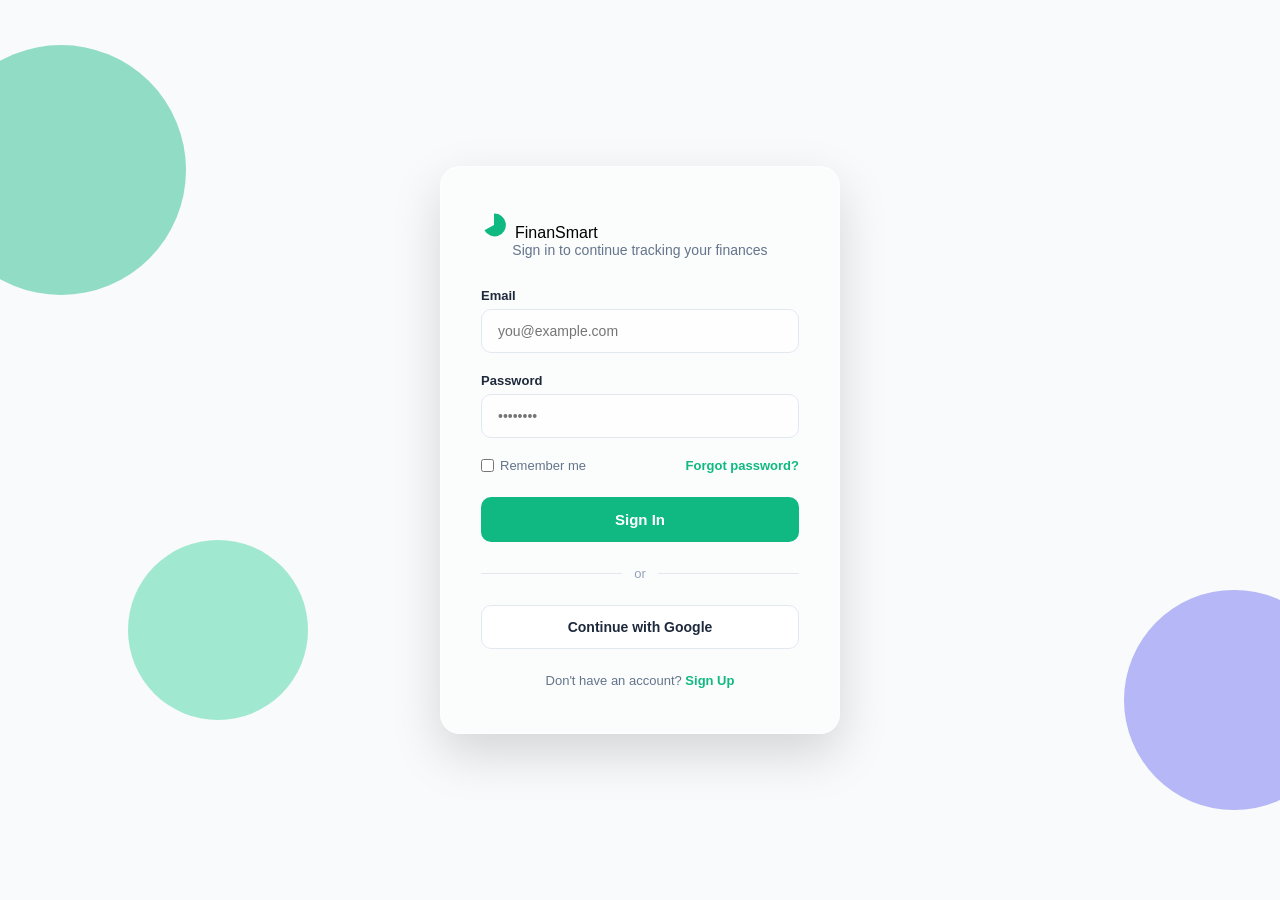
<file: login.html>
<!DOCTYPE html>
<html lang="en">
<head>
  <meta charset="UTF-8">
  <meta name="viewport" content="width=device-width, initial-scale=1.0">
  <title>FinanSmart - Login</title>
  <link rel="stylesheet" href="CSS/login.css">
</head>
<body>

  <!-- Background Blobs -->
  <div class="blob blob1"></div>
  <div class="blob blob2"></div>
  <div class="blob blob3"></div>

  <div class="login-wrapper">
    <div class="login-card">
<div class="sidebar-logo"><svg class="logo-svg" width="26" height="26" viewBox="0 0 32 32" fill="none" style="margin-right:8px;"><path d="M16 2 A14 14 0 1 1 4.2 22.5 L16 16 Z" fill="#10B981"/></svg>Finan<span class="logo-highlight">Smart</span></div>
      <p class="subtitle">Sign in to continue tracking your finances</p>

      <form class="login-form">
        <div class="input-group">
          <label>Email</label>
          <input type="email" placeholder="you@example.com" required>
        </div>

        <div class="input-group">
          <label>Password</label>
          <input type="password" placeholder="••••••••" required>
        </div>

        <div class="form-options">
          <label class="remember"><input type="checkbox"> Remember me</label>
          <a href="#" class="forgot">Forgot password?</a>
        </div>

        <button type="submit" class="btn-login">Sign In</button>
      </form>

      <div class="divider"><span>or</span></div>

      <button class="btn-google">Continue with Google</button>

      <p class="signup-text">Don't have an account? <a href="#">Sign Up</a></p>

    </div>
  </div>
  <script>
  const loginForm = document.querySelector('.login-form');

  loginForm.addEventListener('submit', function(e) {
    e.preventDefault();
    window.location.href = 'dashboard.html';
  });
</script>

</body>
</html>
</file>
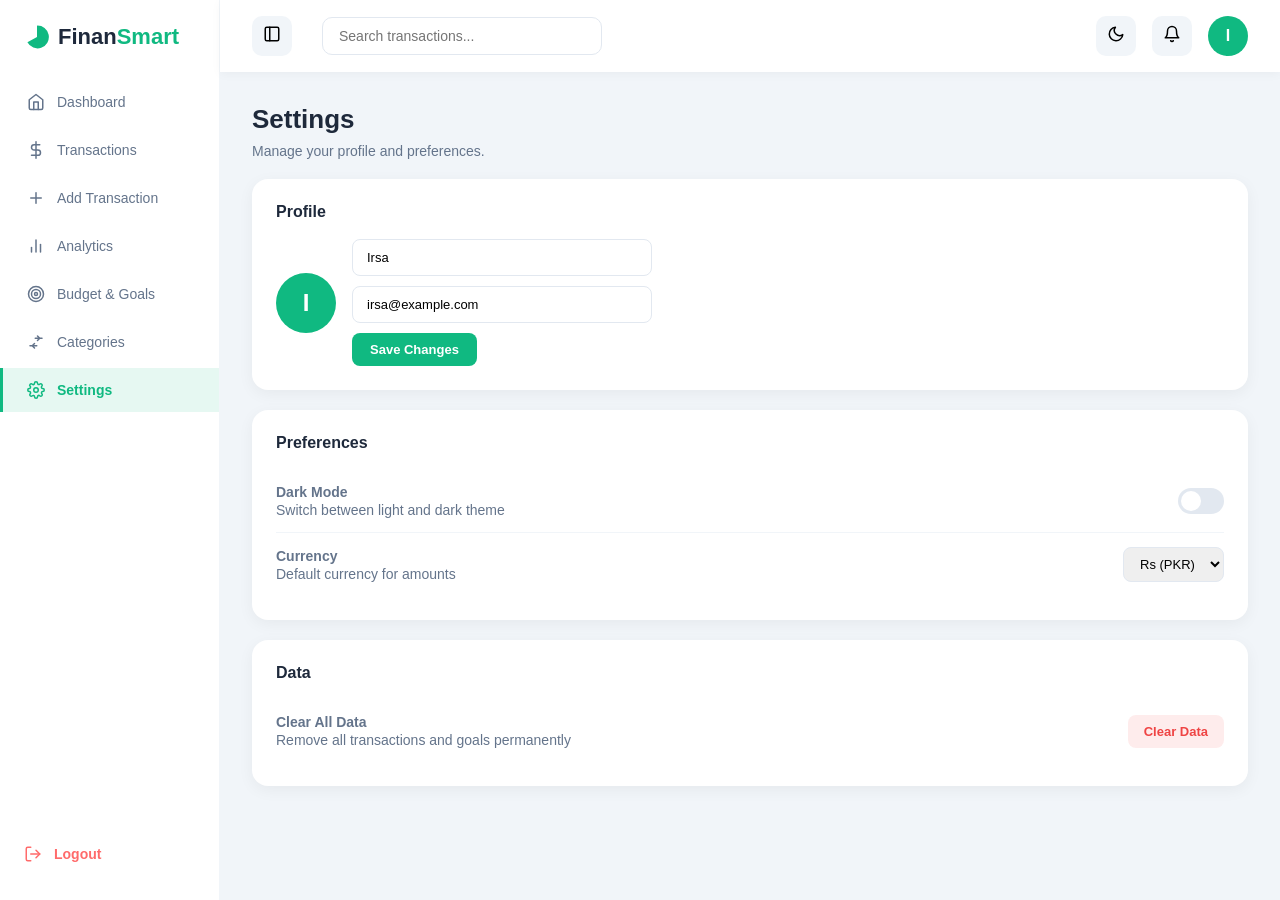
<file: settings.html>
<!DOCTYPE html>
<html lang="en">
<head>
  <meta charset="UTF-8">
  <meta name="viewport" content="width=device-width, initial-scale=1.0">
  <title>FinanSmart - Settings</title>
  <link rel="stylesheet" href="CSS/dashboard.css">
  <script src="JS/currency.js"></script>
</head>
<body>

  <div class="dashboard-container">

    <aside class="sidebar">
      <div class="sidebar-logo"><svg class="logo-svg" width="26" height="26" viewBox="0 0 32 32" fill="none" style="margin-right:8px;"><path d="M16 2 A14 14 0 1 1 4.2 22.5 L16 16 Z" fill="#10B981"/></svg>Finan<span class="logo-highlight">Smart</span></div>
      <nav class="sidebar-nav">
  <a href="dashboard.html" class="nav-item">
    <svg width="18" height="18" viewBox="0 0 24 24" fill="none" stroke="currentColor" stroke-width="2" stroke-linecap="round" stroke-linejoin="round"><path d="M3 9l9-7 9 7v11a2 2 0 0 1-2 2H5a2 2 0 0 1-2-2z"/><polyline points="9 22 9 12 15 12 15 22"/></svg>
    Dashboard
  </a>
  <a href="transactions.html" class="nav-item">
    <svg width="18" height="18" viewBox="0 0 24 24" fill="none" stroke="currentColor" stroke-width="2" stroke-linecap="round" stroke-linejoin="round"><line x1="12" y1="1" x2="12" y2="23"/><path d="M17 5H9.5a3.5 3.5 0 0 0 0 7h5a3.5 3.5 0 0 1 0 7H6"/></svg>
    Transactions
  </a>
  <a href="add-transaction.html" class="nav-item">
    <svg width="18" height="18" viewBox="0 0 24 24" fill="none" stroke="currentColor" stroke-width="2" stroke-linecap="round" stroke-linejoin="round"><line x1="12" y1="5" x2="12" y2="19"/><line x1="5" y1="12" x2="19" y2="12"/></svg>
    Add Transaction
  </a>
  <a href="analytics.html" class="nav-item">
    <svg width="18" height="18" viewBox="0 0 24 24" fill="none" stroke="currentColor" stroke-width="2" stroke-linecap="round" stroke-linejoin="round"><line x1="18" y1="20" x2="18" y2="10"/><line x1="12" y1="20" x2="12" y2="4"/><line x1="6" y1="20" x2="6" y2="14"/></svg>
    Analytics
  </a>
  <a href="budget-goals.html" class="nav-item">
    <svg width="18" height="18" viewBox="0 0 24 24" fill="none" stroke="currentColor" stroke-width="2" stroke-linecap="round" stroke-linejoin="round"><circle cx="12" cy="12" r="10"/><circle cx="12" cy="12" r="6"/><circle cx="12" cy="12" r="2"/></svg>
    Budget & Goals
  </a>
  <a href="categories.html" class="nav-item">
    <svg width="18" height="18" viewBox="0 0 24 24" fill="none" stroke="currentColor" stroke-width="2" stroke-linecap="round" stroke-linejoin="round"><path d="M20 7h-9m3-3l3 3-3 3M4 17h9m-3 3l-3-3 3-3"/></svg>
    Categories
  </a>
  <a href="settings.html" class="nav-item active">
    <svg width="18" height="18" viewBox="0 0 24 24" fill="none" stroke="currentColor" stroke-width="2" stroke-linecap="round" stroke-linejoin="round"><circle cx="12" cy="12" r="3"/><path d="M19.4 15a1.65 1.65 0 0 0 .33 1.82l.06.06a2 2 0 1 1-2.83 2.83l-.06-.06a1.65 1.65 0 0 0-1.82-.33 1.65 1.65 0 0 0-1 1.51V21a2 2 0 0 1-4 0v-.09A1.65 1.65 0 0 0 9 19.4a1.65 1.65 0 0 0-1.82.33l-.06.06a2 2 0 1 1-2.83-2.83l.06-.06a1.65 1.65 0 0 0 .33-1.82 1.65 1.65 0 0 0-1.51-1H3a2 2 0 0 1 0-4h.09A1.65 1.65 0 0 0 4.6 9a1.65 1.65 0 0 0-.33-1.82l-.06-.06a2 2 0 1 1 2.83-2.83l.06.06a1.65 1.65 0 0 0 1.82.33H9a1.65 1.65 0 0 0 1-1.51V3a2 2 0 0 1 4 0v.09a1.65 1.65 0 0 0 1 1.51 1.65 1.65 0 0 0 1.82-.33l.06-.06a2 2 0 1 1 2.83 2.83l-.06.06a1.65 1.65 0 0 0-.33 1.82V9a1.65 1.65 0 0 0 1.51 1H21a2 2 0 0 1 0 4h-.09a1.65 1.65 0 0 0-1.51 1z"/></svg>
    Settings
  </a>
</nav>

<a href="index.html" class="logout">
  <svg width="18" height="18" viewBox="0 0 24 24" fill="none" stroke="currentColor" stroke-width="2" stroke-linecap="round" stroke-linejoin="round"><path d="M9 21H5a2 2 0 0 1-2-2V5a2 2 0 0 1 2-2h4"/><polyline points="16 17 21 12 16 7"/><line x1="21" y1="12" x2="9" y2="12"/></svg>
  Logout
</a>
    </aside>

    <main class="main-content">

      <header class="topbar">
        <button class="icon-btn mobile-menu-btn" id="mobileMenuBtn" style="display:none;">
  <svg width="20" height="20" viewBox="0 0 24 24" fill="none" stroke="currentColor" stroke-width="2" stroke-linecap="round" stroke-linejoin="round"><line x1="3" y1="12" x2="21" y2="12"/><line x1="3" y1="6" x2="21" y2="6"/><line x1="3" y1="18" x2="21" y2="18"/></svg>
</button>
        <button class="icon-btn" id="sidebarToggle">
  <svg width="18" height="18" viewBox="0 0 24 24" fill="none" stroke="currentColor" stroke-width="2" stroke-linecap="round" stroke-linejoin="round"><rect x="3" y="3" width="18" height="18" rx="2"/><line x1="9" y1="3" x2="9" y2="21"/></svg>
</button>
        <input type="text" class="search-bar" placeholder="Search transactions...">
        <div class="topbar-actions">
  <button class="icon-btn" id="themeToggle">
    <svg id="themeIconMoon" width="18" height="18" viewBox="0 0 24 24" fill="none" stroke="currentColor" stroke-width="2" stroke-linecap="round" stroke-linejoin="round"><path d="M21 12.79A9 9 0 1 1 11.21 3 7 7 0 0 0 21 12.79z"/></svg>
  </button>
  <div class="notif-wrapper">
    <button class="icon-btn" id="notifBell">
      <svg width="18" height="18" viewBox="0 0 24 24" fill="none" stroke="currentColor" stroke-width="2" stroke-linecap="round" stroke-linejoin="round"><path d="M18 8A6 6 0 0 0 6 8c0 7-3 9-3 9h18s-3-2-3-9"/><path d="M13.73 21a2 2 0 0 1-3.46 0"/></svg>
      <span class="notif-badge" id="notifBadge" style="display:none;">0</span>
    </button>
    <div class="notif-dropdown" id="notifDropdown">
      <div class="notif-header">Notifications</div>
      <div class="notif-list" id="notifList"></div>
    </div>
  </div>
  <div class="profile-wrapper">
  <div class="profile-avatar" id="profileTrigger">I</div>
  <div class="profile-dropdown" id="profileDropdown">
    <div class="profile-dropdown-header">
      <div class="profile-avatar-big-small">I</div>
      <div>
        <p class="profile-dd-name" id="ddName">Irsa</p>
        <p class="profile-dd-email" id="ddEmail">irsa@example.com</p>
      </div>
    </div>
    <a href="settings.html" class="profile-dd-link">
      <svg width="16" height="16" viewBox="0 0 24 24" fill="none" stroke="currentColor" stroke-width="2" stroke-linecap="round" stroke-linejoin="round"><circle cx="12" cy="12" r="3"/><path d="M19.4 15a1.65 1.65 0 0 0 .33 1.82l.06.06a2 2 0 1 1-2.83 2.83l-.06-.06a1.65 1.65 0 0 0-1.82-.33 1.65 1.65 0 0 0-1 1.51V21a2 2 0 0 1-4 0v-.09A1.65 1.65 0 0 0 9 19.4a1.65 1.65 0 0 0-1.82.33l-.06.06a2 2 0 1 1-2.83-2.83l.06-.06a1.65 1.65 0 0 0 .33-1.82 1.65 1.65 0 0 0-1.51-1H3a2 2 0 0 1 0-4h.09A1.65 1.65 0 0 0 4.6 9a1.65 1.65 0 0 0-.33-1.82l-.06-.06a2 2 0 1 1 2.83-2.83l.06.06a1.65 1.65 0 0 0 1.82.33H9a1.65 1.65 0 0 0 1-1.51V3a2 2 0 0 1 4 0v.09a1.65 1.65 0 0 0 1 1.51 1.65 1.65 0 0 0 1.82-.33l.06-.06a2 2 0 1 1 2.83 2.83l-.06.06a1.65 1.65 0 0 0-.33 1.82V9a1.65 1.65 0 0 0 1.51 1H21a2 2 0 0 1 0 4h-.09a1.65 1.65 0 0 0-1.51 1z"/></svg>
      Edit Profile
    </a>
    <a href="index.html" class="profile-dd-link logout-link">
      <svg width="16" height="16" viewBox="0 0 24 24" fill="none" stroke="currentColor" stroke-width="2" stroke-linecap="round" stroke-linejoin="round"><path d="M9 21H5a2 2 0 0 1-2-2V5a2 2 0 0 1 2-2h4"/><polyline points="16 17 21 12 16 7"/><line x1="21" y1="12" x2="9" y2="12"/></svg>
      Logout
    </a>
  </div>
</div>
      </header>

      <section class="content-area">
        <h1>Settings</h1>
        <p>Manage your profile and preferences.</p>

        <div class="settings-card">
          <h3>Profile</h3>
          <div class="profile-row">
            <div class="profile-avatar-big">I</div>
            <div class="profile-edit-fields">
            <input type="text" id="editName" value="Irsa" placeholder="Your name">
            <input type="email" id="editEmail" value="irsa@example.com" placeholder="Your email">
            <button class="btn-save-profile" id="saveProfileBtn">Save Changes</button>
            </div>
            </div>
         </div>

        <div class="settings-card">
          <h3>Preferences</h3>

          <div class="setting-item">
            <div>
              <p class="setting-label">Dark Mode</p>
              <p class="setting-sub">Switch between light and dark theme</p>
            </div>
            <label class="switch">
              <input type="checkbox" id="darkModeSwitch">
              <span class="slider"></span>
            </label>
          </div>

          <div class="setting-item">
            <div>
              <p class="setting-label">Currency</p>
              <p class="setting-sub">Default currency for amounts</p>
            </div>
            <select id="currencySelect">
              <option value="Rs">Rs (PKR)</option>
              <option value="$">$ (USD)</option>
              <option value="£">£ (GBP)</option>
              <option value="€">€ (EUR)</option>
            </select>
          </div>
        </div>

        <div class="settings-card">
          <h3>Data</h3>
          <div class="setting-item">
            <div>
              <p class="setting-label">Clear All Data</p>
              <p class="setting-sub">Remove all transactions and goals permanently</p>
            </div>
            <button class="btn-danger" id="clearDataBtn">Clear Data</button>
          </div>
        </div>

      </section>

    </main>
  </div>

  <script src="JS/settings.js"></script>
</body>
</html>
</file>
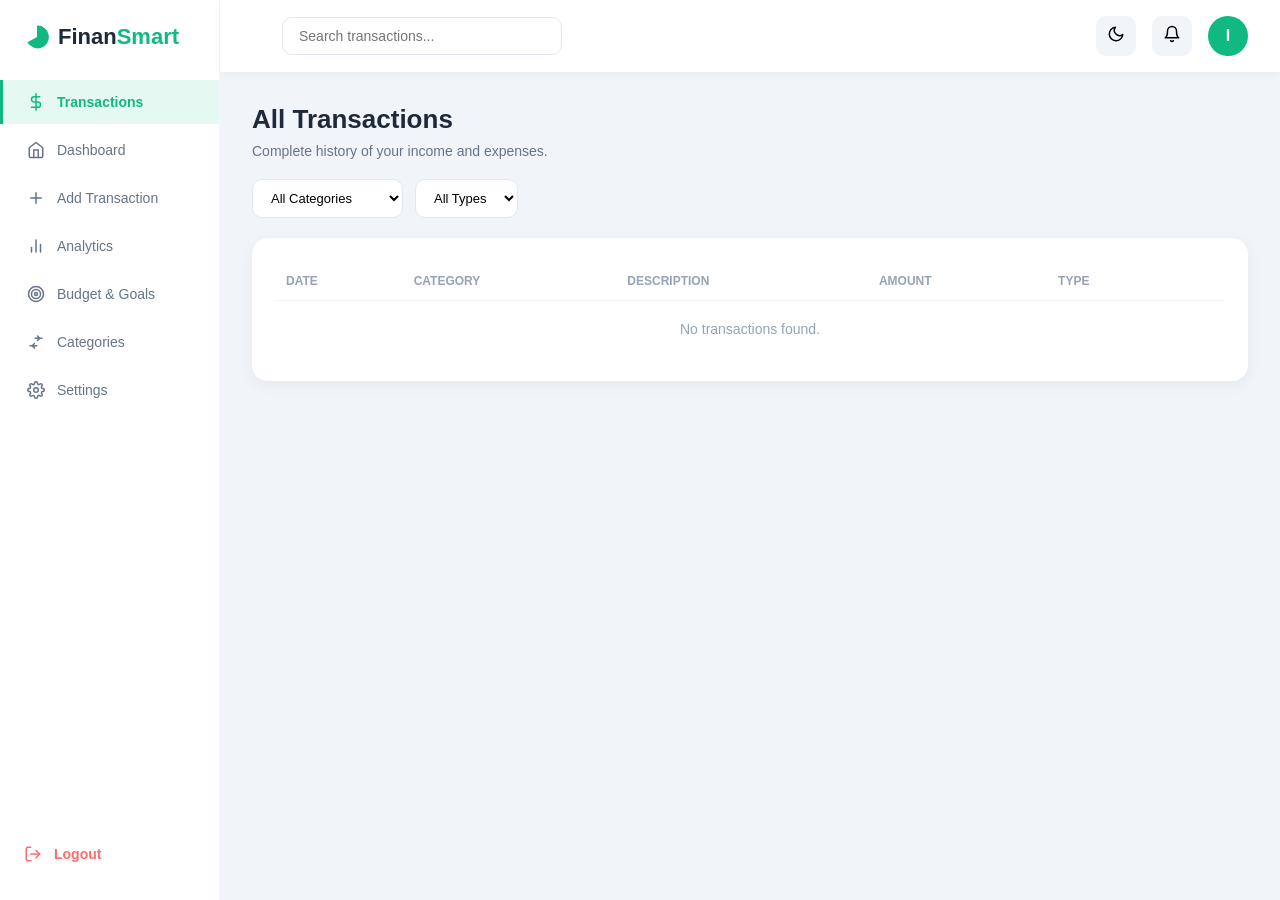
<file: transactions.html>
<!DOCTYPE html>
<html lang="en">
<head>
  <meta charset="UTF-8">
  <meta name="viewport" content="width=device-width, initial-scale=1.0">
  <title>FinanSmart - Transactions</title>
  <link rel="stylesheet" href="CSS/dashboard.css">
  <script src="JS/currency.js"></script>
</head>
<body>

  <div class="dashboard-container">

    <aside class="sidebar">
      <div class="sidebar-logo"><svg class="logo-svg" width="26" height="26" viewBox="0 0 32 32" fill="none" style="margin-right:8px;"><path d="M16 2 A14 14 0 1 1 4.2 22.5 L16 16 Z" fill="#10B981"/></svg>Finan<span class="logo-highlight">Smart</span></div>
      <nav class="sidebar-nav">
        <a href="transactions.html" class="nav-item active">
    <svg width="18" height="18" viewBox="0 0 24 24" fill="none" stroke="currentColor" stroke-width="2" stroke-linecap="round" stroke-linejoin="round"><line x1="12" y1="1" x2="12" y2="23"/><path d="M17 5H9.5a3.5 3.5 0 0 0 0 7h5a3.5 3.5 0 0 1 0 7H6"/></svg>
    Transactions
  </a>
  <a href="dashboard.html" class="nav-item">
    <svg width="18" height="18" viewBox="0 0 24 24" fill="none" stroke="currentColor" stroke-width="2" stroke-linecap="round" stroke-linejoin="round"><path d="M3 9l9-7 9 7v11a2 2 0 0 1-2 2H5a2 2 0 0 1-2-2z"/><polyline points="9 22 9 12 15 12 15 22"/></svg>
    Dashboard
  </a>
  <a href="add-transaction.html" class="nav-item">
    <svg width="18" height="18" viewBox="0 0 24 24" fill="none" stroke="currentColor" stroke-width="2" stroke-linecap="round" stroke-linejoin="round"><line x1="12" y1="5" x2="12" y2="19"/><line x1="5" y1="12" x2="19" y2="12"/></svg>
    Add Transaction
  </a>
  <a href="analytics.html" class="nav-item">
    <svg width="18" height="18" viewBox="0 0 24 24" fill="none" stroke="currentColor" stroke-width="2" stroke-linecap="round" stroke-linejoin="round"><line x1="18" y1="20" x2="18" y2="10"/><line x1="12" y1="20" x2="12" y2="4"/><line x1="6" y1="20" x2="6" y2="14"/></svg>
    Analytics
  </a>
  <a href="budget-goals.html" class="nav-item">
    <svg width="18" height="18" viewBox="0 0 24 24" fill="none" stroke="currentColor" stroke-width="2" stroke-linecap="round" stroke-linejoin="round"><circle cx="12" cy="12" r="10"/><circle cx="12" cy="12" r="6"/><circle cx="12" cy="12" r="2"/></svg>
    Budget & Goals
  </a>
  <a href="categories.html" class="nav-item">
    <svg width="18" height="18" viewBox="0 0 24 24" fill="none" stroke="currentColor" stroke-width="2" stroke-linecap="round" stroke-linejoin="round"><path d="M20 7h-9m3-3l3 3-3 3M4 17h9m-3 3l-3-3 3-3"/></svg>
    Categories
  </a>
  <a href="settings.html" class="nav-item">
    <svg width="18" height="18" viewBox="0 0 24 24" fill="none" stroke="currentColor" stroke-width="2" stroke-linecap="round" stroke-linejoin="round"><circle cx="12" cy="12" r="3"/><path d="M19.4 15a1.65 1.65 0 0 0 .33 1.82l.06.06a2 2 0 1 1-2.83 2.83l-.06-.06a1.65 1.65 0 0 0-1.82-.33 1.65 1.65 0 0 0-1 1.51V21a2 2 0 0 1-4 0v-.09A1.65 1.65 0 0 0 9 19.4a1.65 1.65 0 0 0-1.82.33l-.06.06a2 2 0 1 1-2.83-2.83l.06-.06a1.65 1.65 0 0 0 .33-1.82 1.65 1.65 0 0 0-1.51-1H3a2 2 0 0 1 0-4h.09A1.65 1.65 0 0 0 4.6 9a1.65 1.65 0 0 0-.33-1.82l-.06-.06a2 2 0 1 1 2.83-2.83l.06.06a1.65 1.65 0 0 0 1.82.33H9a1.65 1.65 0 0 0 1-1.51V3a2 2 0 0 1 4 0v.09a1.65 1.65 0 0 0 1 1.51 1.65 1.65 0 0 0 1.82-.33l.06-.06a2 2 0 1 1 2.83 2.83l-.06.06a1.65 1.65 0 0 0-.33 1.82V9a1.65 1.65 0 0 0 1.51 1H21a2 2 0 0 1 0 4h-.09a1.65 1.65 0 0 0-1.51 1z"/></svg>
    Settings
  </a>
</nav>

<a href="index.html" class="logout">
  <svg width="18" height="18" viewBox="0 0 24 24" fill="none" stroke="currentColor" stroke-width="2" stroke-linecap="round" stroke-linejoin="round"><path d="M9 21H5a2 2 0 0 1-2-2V5a2 2 0 0 1 2-2h4"/><polyline points="16 17 21 12 16 7"/><line x1="21" y1="12" x2="9" y2="12"/></svg>
  Logout
</a>
    </aside>

    <main class="main-content">

      <header class="topbar">
        <button class="icon-btn mobile-menu-btn" id="mobileMenuBtn" style="display:none;">
  <svg width="20" height="20" viewBox="0 0 24 24" fill="none" stroke="currentColor" stroke-width="2" stroke-linecap="round" stroke-linejoin="round"><line x1="3" y1="12" x2="21" y2="12"/><line x1="3" y1="6" x2="21" y2="6"/><line x1="3" y1="18" x2="21" y2="18"/></svg>
</button>
        <input type="text" class="search-bar" id="txSearchBar" placeholder="Search transactions...">
        <div class="topbar-actions">
  <button class="icon-btn" id="themeToggle">
    <svg id="themeIconMoon" width="18" height="18" viewBox="0 0 24 24" fill="none" stroke="currentColor" stroke-width="2" stroke-linecap="round" stroke-linejoin="round"><path d="M21 12.79A9 9 0 1 1 11.21 3 7 7 0 0 0 21 12.79z"/></svg>
  </button>
  <div class="notif-wrapper">
    <button class="icon-btn" id="notifBell">
      <svg width="18" height="18" viewBox="0 0 24 24" fill="none" stroke="currentColor" stroke-width="2" stroke-linecap="round" stroke-linejoin="round"><path d="M18 8A6 6 0 0 0 6 8c0 7-3 9-3 9h18s-3-2-3-9"/><path d="M13.73 21a2 2 0 0 1-3.46 0"/></svg>
      <span class="notif-badge" id="notifBadge" style="display:none;">0</span>
    </button>
    <div class="notif-dropdown" id="notifDropdown">
      <div class="notif-header">Notifications</div>
      <div class="notif-list" id="notifList"></div>
    </div>
  </div>
  <div class="profile-wrapper">
  <div class="profile-avatar" id="profileTrigger">I</div>
  <div class="profile-dropdown" id="profileDropdown">
    <div class="profile-dropdown-header">
      <div class="profile-avatar-big-small">I</div>
      <div>
        <p class="profile-dd-name" id="ddName">Irsa</p>
        <p class="profile-dd-email" id="ddEmail">irsa@example.com</p>
      </div>
    </div>
    <a href="settings.html" class="profile-dd-link">
      <svg width="16" height="16" viewBox="0 0 24 24" fill="none" stroke="currentColor" stroke-width="2" stroke-linecap="round" stroke-linejoin="round"><circle cx="12" cy="12" r="3"/><path d="M19.4 15a1.65 1.65 0 0 0 .33 1.82l.06.06a2 2 0 1 1-2.83 2.83l-.06-.06a1.65 1.65 0 0 0-1.82-.33 1.65 1.65 0 0 0-1 1.51V21a2 2 0 0 1-4 0v-.09A1.65 1.65 0 0 0 9 19.4a1.65 1.65 0 0 0-1.82.33l-.06.06a2 2 0 1 1-2.83-2.83l.06-.06a1.65 1.65 0 0 0 .33-1.82 1.65 1.65 0 0 0-1.51-1H3a2 2 0 0 1 0-4h.09A1.65 1.65 0 0 0 4.6 9a1.65 1.65 0 0 0-.33-1.82l-.06-.06a2 2 0 1 1 2.83-2.83l.06.06a1.65 1.65 0 0 0 1.82.33H9a1.65 1.65 0 0 0 1-1.51V3a2 2 0 0 1 4 0v.09a1.65 1.65 0 0 0 1 1.51 1.65 1.65 0 0 0 1.82-.33l.06-.06a2 2 0 1 1 2.83 2.83l-.06.06a1.65 1.65 0 0 0-.33 1.82V9a1.65 1.65 0 0 0 1.51 1H21a2 2 0 0 1 0 4h-.09a1.65 1.65 0 0 0-1.51 1z"/></svg>
      Edit Profile
    </a>
    <a href="index.html" class="profile-dd-link logout-link">
      <svg width="16" height="16" viewBox="0 0 24 24" fill="none" stroke="currentColor" stroke-width="2" stroke-linecap="round" stroke-linejoin="round"><path d="M9 21H5a2 2 0 0 1-2-2V5a2 2 0 0 1 2-2h4"/><polyline points="16 17 21 12 16 7"/><line x1="21" y1="12" x2="9" y2="12"/></svg>
      Logout
    </a>
  </div>
</div>
      </header>

      <section class="content-area">
        <h1>All Transactions</h1>
        <p>Complete history of your income and expenses.</p>

        <div class="filter-bar">
          <select id="filterCategory">
            <option value="all">All Categories</option>
            <option value="Food">🍔 Food</option>
            <option value="Shopping">🛒 Shopping</option>
            <option value="Bills">💡 Bills</option>
            <option value="Entertainment">🎬 Entertainment</option>
            <option value="Transport">🚗 Transport</option>
            <option value="Health">🏥 Health</option>
            <option value="Salary">💰 Salary</option>
            <option value="Other">🗂️ Other</option>
          </select>

          <select id="filterType">
            <option value="all">All Types</option>
            <option value="income">Income</option>
            <option value="expense">Expense</option>
          </select>
        </div>

        <div class="transactions-card">
          <table class="transactions-table">
            <thead>
              <tr>
                <th>Date</th>
                <th>Category</th>
                <th>Description</th>
                <th>Amount</th>
                <th>Type</th>
                <th></th>
              </tr>
            </thead>
            <tbody id="allTransactionsBody">
            </tbody>
          </table>
        </div>

      </section>

    </main>
  </div>

  <script src="JS/transactions.js"></script>
</body>
</html>
</file>
<file: CSS/style.css>
/* ===== Reset & Base ===== */
* {
  margin: 0;
  padding: 0;
  box-sizing: border-box;
}

body {
  font-family: 'Segoe UI', sans-serif;
  background: #F9FAFB;
  color: #1E293B;
  overflow-x: hidden;
}

/* ===== Navbar ===== */
.navbar {
  display: flex;
  justify-content: space-between;
  align-items: center;
  padding: 20px 60px;
  background: #fff;
  box-shadow: 0 2px 10px rgba(0,0,0,0.05);
  position: sticky;
  top: 0;
  z-index: 100;
}

.logo {
  font-size: 24px;
  font-weight: 700;
  color: #1E293B;
}

.logo span {
  color: #10B981;
}

.sidebar-logo {
  font-size: 22px;
  font-weight: 700;
  padding: 0 24px 30px;
  display: flex;
  align-items: center;
}

.logo-svg {
  flex-shrink: 0;
}

.logo-highlight {
  color: #10B981;
}

.nav-links {
  display: flex;
  list-style: none;
  gap: 30px;
}

.nav-links a {
  text-decoration: none;
  color: #1E293B;
  font-weight: 500;
  transition: color 0.3s;
}

.nav-links a:hover {
  color: #10B981;
}

.btn-nav {
  background: #10B981;
  color: #fff;
  padding: 10px 24px;
  border-radius: 8px;
  text-decoration: none;
  font-weight: 600;
  transition: transform 0.3s, box-shadow 0.3s;
}

.btn-nav:hover {
  transform: translateY(-2px);
  box-shadow: 0 6px 16px rgba(16, 185, 129, 0.4);
}

/* ===== Hero Section ===== */
.hero {
  display: flex;
  justify-content: center;
  align-items: center;
  text-align: center;
  min-height: 90vh;
  padding: 40px 20px;
  background: linear-gradient(135deg, #F9FAFB 0%, #E8F5F0 100%);
}

.hero-content {
  max-width: 700px;
  animation: fadeInUp 1s ease;
}

.hero h1 {
  font-size: 48px;
  font-weight: 800;
  line-height: 1.3;
  margin-bottom: 20px;
}

.hero h1 span {
  color: #10B981;
}

.hero p {
  font-size: 18px;
  color: #64748B;
  margin-bottom: 30px;
}

.btn-primary {
  display: inline-block;
  background: #10B981;
  color: #fff;
  padding: 16px 36px;
  border-radius: 10px;
  text-decoration: none;
  font-weight: 700;
  font-size: 16px;
  transition: transform 0.3s, box-shadow 0.3s;
}

.btn-primary:hover {
  transform: translateY(-3px);
  box-shadow: 0 10px 24px rgba(16, 185, 129, 0.4);
}

/* ===== Floating Blobs (Full Page) ===== */
.blob {
  position: fixed;
  border-radius: 50%;
  filter: blur(0px);
  opacity: 0.25;
  z-index: 0;
  pointer-events: none;
}

.blob1 {
  width: 250px;
  height: 250px;
  background: #10B981;
  top: 5%;
  left: -5%;
  animation: float1 14s ease-in-out infinite;
}

.blob2 {
  width: 220px;
  height: 220px;
  background: #6366F1;
  top: 50%;
  right: -5%;
  animation: float2 16s ease-in-out infinite;
}

.blob3 {
  width: 180px;
  height: 180px;
  background: #34D399;
  bottom: 5%;
  left: 30%;
  animation: float3 13s ease-in-out infinite;
}

@keyframes float1 {
  0% { transform: translate(0, 0) scale(1); }
  25% { transform: translate(30vw, 12vh) scale(1.1); }
  50% { transform: translate(20vw, 30vh) scale(0.95); }
  75% { transform: translate(5vw, 15vh) scale(1.05); }
  100% { transform: translate(0, 0) scale(1); }
}

@keyframes float2 {
  0% { transform: translate(0, 0) scale(1); }
  25% { transform: translate(-25vw, -15vh) scale(1.08); }
  50% { transform: translate(-35vw, 5vh) scale(0.92); }
  75% { transform: translate(-15vw, -25vh) scale(1.05); }
  100% { transform: translate(0, 0) scale(1); }
}

@keyframes float3 {
  0% { transform: translate(0, 0) scale(1); }
  25% { transform: translate(-20vw, -20vh) scale(1.05); }
  50% { transform: translate(15vw, -30vh) scale(0.95); }
  75% { transform: translate(25vw, -10vh) scale(1.02); }
  100% { transform: translate(0, 0) scale(1); }
}

/* Content ko blobs ke upar rakhna */
.navbar, .hero-content, .features {
  position: relative;
  z-index: 1;
}
/* ===== Features Section ===== */
.features {
  display: flex;
  justify-content: center;
  gap: 30px;
  flex-wrap: wrap;
  padding: 80px 60px;
}

.feature-card {
  background: #fff;
  border-radius: 16px;
  padding: 30px;
  width: 280px;
  text-align: center;
  box-shadow: 0 4px 20px rgba(0,0,0,0.06);
  transition: transform 0.3s, box-shadow 0.3s;
  opacity: 0;
  animation: fadeInUp 0.8s ease forwards;
}

.feature-card:nth-child(1) { animation-delay: 0.2s; }
.feature-card:nth-child(2) { animation-delay: 0.4s; }
.feature-card:nth-child(3) { animation-delay: 0.6s; }

.feature-card:hover {
  transform: translateY(-8px);
  box-shadow: 0 12px 30px rgba(0,0,0,0.1);
}

.feature-card h3 {
  font-size: 20px;
  margin-bottom: 12px;
}

.feature-card p {
  color: #64748B;
  font-size: 14px;
}

/* ===== Animations ===== */
@keyframes fadeInUp {
  from {
    opacity: 0;
    transform: translateY(30px);
  }
  to {
    opacity: 1;
    transform: translateY(0);
  }
}

/* ===== Responsive ===== */
@media (max-width: 768px) {
  .navbar {
    padding: 16px 20px;
    flex-wrap: wrap;
    gap: 12px;
  }

  .nav-links {
    display: none;
  }

  .hero h1 {
    font-size: 32px;
  }

  .hero p {
    font-size: 15px;
  }

  .features {
    padding: 50px 20px;
  }
}

/* ===== Cookie Banner ===== */
.cookie-banner {
  display: none;
  position: fixed;
  bottom: 20px;
  left: 20px;
  right: 20px;
  max-width: 500px;
  margin: 0 auto;
  background: #1E293B;
  color: #fff;
  padding: 18px 22px;
  border-radius: 14px;
  box-shadow: 0 10px 30px rgba(0,0,0,0.2);
  z-index: 999;
  align-items: center;
  justify-content: space-between;
  gap: 16px;
  flex-wrap: wrap;
}

.cookie-banner p {
  font-size: 13px;
  flex: 1;
  min-width: 200px;
}

.cookie-actions {
  display: flex;
  gap: 8px;
}

.btn-accept {
  background: #10B981;
  color: #fff;
  border: none;
  padding: 8px 18px;
  border-radius: 8px;
  font-size: 13px;
  font-weight: 700;
  cursor: pointer;
}

.btn-reject {
  background: transparent;
  color: #94A3B8;
  border: 1px solid #475569;
  padding: 8px 18px;
  border-radius: 8px;
  font-size: 13px;
  font-weight: 700;
  cursor: pointer;
}

@media (max-width: 480px) {
  .cookie-banner {
    flex-direction: column;
    align-items: flex-start;
  }
}

/* ===== Feature Icons (Premium) ===== */
.feature-icon {
  width: 52px;
  height: 52px;
  background: rgba(16, 185, 129, 0.1);
  color: #10B981;
  border-radius: 14px;
  display: flex;
  align-items: center;
  justify-content: center;
  margin: 0 auto 18px;
}

/* ===== About Section ===== */
.about {
  padding: 80px 60px;
  background: #F9FAFB;
  text-align: center;
}

.about-content h2 {
  font-size: 32px;
  font-weight: 800;
  margin-bottom: 18px;
  color: #1E293B;
}

.about-content h2 span {
  color: #10B981;
}

.about-content p {
  max-width: 650px;
  margin: 0 auto 50px;
  color: #64748B;
  font-size: 16px;
  line-height: 1.7;
}

.about-stats {
  display: flex;
  justify-content: center;
  gap: 60px;
  flex-wrap: wrap;
}

.about-stat h3 {
  font-size: 30px;
  font-weight: 800;
  color: #10B981;
  margin-bottom: 6px;
}

.about-stat p {
  color: #64748B;
  font-size: 14px;
  font-weight: 600;
}

@media (max-width: 768px) {
  .about { padding: 50px 24px; }
  .about-stats { gap: 30px; }
}
/* ===== Contact Section ===== */
.contact {
  padding: 80px 60px;
  text-align: center;
  background: #fff;
}

.contact h2 {
  font-size: 32px;
  font-weight: 800;
  color: #1E293B;
  margin-bottom: 12px;
}

.contact h2 span { color: #10B981; }

.contact > p {
  color: #64748B;
  margin-bottom: 40px;
}

.contact-form {
  max-width: 500px;
  margin: 0 auto;
  display: flex;
  flex-direction: column;
  gap: 16px;
}

.contact-form input,
.contact-form textarea {
  padding: 13px 16px;
  border: 1.5px solid #E2E8F0;
  border-radius: 10px;
  font-size: 14px;
  font-family: inherit;
  resize: none;
}

.contact-form input:focus,
.contact-form textarea:focus {
  outline: none;
  border-color: #10B981;
  box-shadow: 0 0 0 4px rgba(16, 185, 129, 0.1);
}

/* ===== Footer ===== */
.footer {
  background: #0F172A;
  color: #94A3B8;
  padding: 60px 60px 24px;
}

.footer-top {
  display: flex;
  justify-content: space-between;
  gap: 40px;
  flex-wrap: wrap;
  margin-bottom: 40px;
}

.footer-brand {
  max-width: 320px;
}

.footer-brand .logo {
  font-size: 22px;
  font-weight: 700;
  color: #fff;
  margin-bottom: 12px;
}

.footer-brand .logo span { color: #10B981; }

.footer-brand p {
  font-size: 14px;
  line-height: 1.6;
}

.footer-links h4 {
  color: #fff;
  font-size: 15px;
  margin-bottom: 16px;
}

.footer-links a {
  display: block;
  color: #94A3B8;
  text-decoration: none;
  font-size: 14px;
  margin-bottom: 10px;
  transition: color 0.3s;
}

.footer-links a:hover { color: #10B981; }

.footer-bottom {
  border-top: 1px solid #1E293B;
  padding-top: 20px;
  text-align: center;
  font-size: 13px;
}
.footer-info-item {
  display: flex;
  align-items: center;
  gap: 8px;
  color: #94A3B8;
  font-size: 13px;
  margin-bottom: 12px;
}

.footer-info-item svg {
  color: #10B981;
  flex-shrink: 0;
}

@media (max-width: 768px) {
  .contact { padding: 50px 24px; }
  .footer { padding: 40px 24px 20px; }
  .footer-top { flex-direction: column; }
}

/* Social Icons*/
.social-icons {
  display: flex;
  gap: 14px;
  margin-top: 20px;
}

.social-icons a {
  width: 36px;
  height: 36px;
  background: rgba(255, 255, 255, 0.08);
  border-radius: 8px;
  display: flex;
  align-items: center;
  justify-content: center;
  color: #94A3B8;
  transition: background 0.3s, color 0.3s;
}

.social-icons a:hover {
  background: #10B981;
  color: #fff;
}
</file>
<file: CSS/dashboard.css>
/* ===== Reset & Base ===== */
* {
  margin: 0;
  padding: 0;
  box-sizing: border-box;
}

body {
  font-family: 'Segoe UI', sans-serif;
  background: #F1F5F9;
  color: #1E293B;
}

.dashboard-container {
  display: flex;
  min-height: 100vh;
}

/* ===== Dark Mode ===== */
body.dark-mode {
  background: #0F172A;
  color: #E2E8F0;
}

body.dark-mode .topbar,
body.dark-mode .stat-card,
body.dark-mode .chart-card,
body.dark-mode .transactions-card,
body.dark-mode .budget-card {
  background: #1E293B;
  color: #E2E8F0;
}

body.dark-mode .budget-item {
  background: #0F172A;
  border-color: #334155;
}

body.dark-mode .stat-label,
body.dark-mode .budget-sub,
body.dark-mode .budget-range,
body.dark-mode .transactions-table th {
  color: #94A3B8;
}

body.dark-mode .stat-value,
body.dark-mode .chart-card h3,
body.dark-mode .transactions-header h3,
body.dark-mode .budget-card h3,
body.dark-mode .content-area h1,
body.dark-mode .transactions-table td,
body.dark-mode .budget-name,
body.dark-mode .budget-amount {
  color: #F1F5F9;
}

body.dark-mode .search-bar {
  background: #0F172A;
  border-color: #334155;
  color: #E2E8F0;
}

body.dark-mode .icon-btn {
  background: #334155;
}
body.dark-mode .cat-badge {
  background: #334155;
  color: #F1F5F9;
}

body.dark-mode .transactions-table tr:hover {
  background: #0F172A;
}

body.dark-mode .budget-track {
  background: #334155;
}

body.dark-mode .sidebar {
  background: #1E293B;
  border-right: 1px solid #334155;
}

body.dark-mode .nav-item {
  color: #94A3B8;
}

body.dark-mode .nav-item:hover {
  background: rgba(255, 255, 255, 0.05);
  color: #fff;
}

body.dark-mode .sidebar-logo {
  color: #fff;
}
/* ===== Sidebar ===== */
.sidebar {
  width: 220px;
  background: #ffffff;
  color: #1E293B;
  display: flex;
  flex-direction: column;
  padding: 24px 0;
  position: fixed;
  height: 100vh;
  border-right: 1px solid #F1F5F9;
  overflow-y:auto;
}

.sidebar-logo {
  font-size: 22px;
  font-weight: 700;
  padding: 0 24px 30px;
}

.sidebar-logo span {
  color: #10B981;
}

.sidebar-nav {
  display: flex;
  flex-direction: column;
  gap: 4px;
  flex: 1;
}

.nav-item {
  display: flex;
  align-items: center;
  gap: 12px;
  color: #64748B;
  text-decoration: none;
  padding: 13px 24px;
  font-size: 14px;
  font-weight: 500;
  transition: background 0.3s, color 0.3s, border-left 0.3s;
  border-left: 3px solid transparent;
}

.nav-item svg {
  flex-shrink: 0;
}

.nav-item:hover {
  background: #F1F5F9;
  color: #1E293B;
}

.nav-item.active {
  background: rgba(16, 185, 129, 0.1);
  color: #10B981;
  border-left: 3px solid #10B981;
  font-weight: 700;
}

.logout {
  display: flex;
  align-items: center;
  gap: 12px;
  color: #FF6B6B;
  text-decoration: none;
  padding: 13px 24px;
  font-size: 14px;
  font-weight: 600;
  margin-top: auto;
  transition: opacity 0.3s;
}

.logout:hover {
  opacity: 0.7;
}

/* ===== Main Content ===== */
.main-content {
  margin-left: 220px;
  flex: 1;
  display: flex;
  flex-direction: column;
}

/* ===== Top Navbar ===== */
.topbar {
  background: #fff;
  padding: 16px 32px;
  display: flex;
  justify-content: space-between;
  align-items: center;
  box-shadow: 0 2px 10px rgba(0,0,0,0.04);
  position: sticky;
  top: 0;
  z-index: 10;
}

.search-bar {
  padding: 10px 16px;
  border: 1.5px solid #E2E8F0;
  border-radius: 10px;
  font-size: 14px;
  width: 280px;
  margin-right: auto;
  margin-left: 30px;
  transition: border-color 0.3s;
}

.search-bar:focus {
  outline: none;
  border-color: #10B981;
}

.topbar-actions {
  display: flex;
  align-items: center;
  gap: 16px;
}

.icon-btn {
  background: #F1F5F9;
  border: none;
  width: 40px;
  height: 40px;
  border-radius: 10px;
  cursor: pointer;
  font-size: 16px;
  transition: background 0.3s;
}

.icon-btn:hover {
  background: #E2E8F0;
}

.profile-avatar {
  width: 40px;
  height: 40px;
  border-radius: 50%;
  background: #10B981;
  color: #fff;
  display: flex;
  align-items: center;
  justify-content: center;
  font-weight: 700;
  cursor: pointer;
}

/* ===== Content Area ===== */
.content-area {
  padding: 32px;
}

.content-area h1 {
  font-size: 26px;
  margin-bottom: 8px;
}

.content-area p {
  color: #64748B;
  font-size: 14px;
}

/* ===== Responsive ===== */
@media (max-width: 768px) {
  .sidebar {
    width: 70px;
    overflow: hidden;
  }

  .sidebar-logo {
    font-size: 0;
    padding: 0 20px 30px;
  }

  
  .nav-item {
    font-size: 0;
    padding: 13px 20px;
  }

  .logout {
    font-size: 0;
    padding: 13px 20px;
  }

  .main-content {
    margin-left: 70px;
  }

  .search-bar {
    width: 150px;
  }

  .topbar {
    padding: 16px;
  }
}

/* ===== Stats Grid ===== */
.stats-grid {
  display: grid;
  grid-template-columns: repeat(4, 1fr);
  gap: 20px;
  margin-top: 28px;
}

.stat-card {
  background: #fff;
  border-radius: 16px;
  padding: 22px;
  display: flex;
  align-items: center;
  gap: 16px;
  box-shadow: 0 4px 16px rgba(0,0,0,0.05);
  transition: transform 0.3s, box-shadow 0.3s;
  opacity: 0;
  animation: fadeInUp 0.6s ease forwards;
}

.stat-card:nth-child(1) { animation-delay: 0.1s; }
.stat-card:nth-child(2) { animation-delay: 0.2s; }
.stat-card:nth-child(3) { animation-delay: 0.3s; }
.stat-card:nth-child(4) { animation-delay: 0.4s; }

.stat-card:hover {
  transform: translateY(-6px);
  box-shadow: 0 12px 28px rgba(0,0,0,0.1);
}

.stat-icon {
  width: 52px;
  height: 52px;
  border-radius: 14px;
  display: flex;
  align-items: center;
  justify-content: center;
  font-size: 22px;
  flex-shrink: 0;
}

.stat-icon.balance { background: rgba(99, 102, 241, 0.12); }
.stat-icon.income { background: rgba(16, 185, 129, 0.12); }
.stat-icon.expense { background: rgba(239, 68, 68, 0.12); }
.stat-icon.savings { background: rgba(245, 158, 11, 0.12); }

.stat-info {
  display: flex;
  flex-direction: column;
  gap: 4px;
}

.stat-label {
  font-size: 12px;
  color: #64748B;
  font-weight: 500;
}

.stat-value {
  font-size: 20px;
  font-weight: 700;
  color: #1E293B;
}

.income-text { color: #10B981; }
.expense-text { color: #EF4444; }
.savings-text { color: #F59E0B; }

/* ===== Fade In Animation ===== */
@keyframes fadeInUp {
  from {
    opacity: 0;
    transform: translateY(20px);
  }
  to {
    opacity: 1;
    transform: translateY(0);
  }
}

/* ===== Responsive ===== */
@media (max-width: 1024px) {
  .stats-grid {
    grid-template-columns: repeat(2, 1fr);
  }
}

@media (max-width: 480px) {
  .stats-grid {
    grid-template-columns: 1fr;
  }
}
/* ===== Charts Grid ===== */
.charts-grid {
  display: grid;
  grid-template-columns: 1fr 1.4fr;
  gap: 20px;
  margin-top: 24px;
}

.chart-card {
  background: #fff;
  border-radius: 16px;
  padding: 24px;
  box-shadow: 0 4px 16px rgba(0,0,0,0.05);
  opacity: 0;
  animation: fadeInUp 0.6s ease forwards;
  animation-delay: 0.3s;
}

.chart-card h3 {
  font-size: 16px;
  font-weight: 700;
  color: #1E293B;
  margin-bottom: 16px;
}

.chart-card canvas {
  max-height: 280px;
}

/* ===== Responsive ===== */
@media (max-width: 1024px) {
  .charts-grid {
    grid-template-columns: 1fr;
  }
}

/* ===== Transactions Card ===== */
.transactions-card {
  background: #fff;
  border-radius: 16px;
  padding: 24px;
  margin-top: 20px;
  box-shadow: 0 4px 16px rgba(0,0,0,0.05);
  opacity: 0;
  animation: fadeInUp 0.6s ease forwards;
  animation-delay: 0.4s;
}

.transactions-header {
  display: flex;
  justify-content: space-between;
  align-items: center;
  margin-bottom: 18px;
}

.transactions-header h3 {
  font-size: 16px;
  font-weight: 700;
  color: #1E293B;
}

.view-all {
  color: #10B981;
  text-decoration: none;
  font-size: 13px;
  font-weight: 600;
}

.view-all:hover {
  text-decoration: underline;
}

/* ===== Table ===== */
.transactions-table {
  width: 100%;
  border-collapse: collapse;
}

.transactions-table th {
  text-align: left;
  padding: 12px 10px;
  font-size: 12px;
  color: #94A3B8;
  font-weight: 600;
  text-transform: uppercase;
  border-bottom: 1.5px solid #F1F5F9;
}

.transactions-table td {
  padding: 14px 10px;
  font-size: 14px;
  color: #1E293B;
  border-bottom: 1px solid #F1F5F9;
}

.transactions-table tr:last-child td {
  border-bottom: none;
}

.transactions-table tr:hover {
  background: #F9FAFB;
}

/* ===== Category Badges ===== */
.cat-badge {
  display: inline-flex;
  align-items: center;
  gap: 6px;
  padding: 5px 12px;
  border-radius: 20px;
  font-size: 12px;
  font-weight: 600;
  background: #F1F5F9;
}

/* ===== Type Badges ===== */
.type-badge {
  padding: 5px 14px;
  border-radius: 20px;
  font-size: 12px;
  font-weight: 700;
}

.type-badge.income {
  background: rgba(16, 185, 129, 0.12);
  color: #10B981;
}

.type-badge.expense {
  background: rgba(239, 68, 68, 0.12);
  color: #EF4444;
}

/* ===== Responsive ===== */
@media (max-width: 768px) {
  .transactions-table {
    display: block;
    overflow-x: auto;
    white-space: nowrap;
  }
}

/* ===== Budget Grid & Cards ===== */
.budget-grid {
  display: grid;
  grid-template-columns: 1fr 1fr;
  gap: 16px;
  max-width: 90%;
}

.budget-item {
  background: #F9FAFB;
  border: 1px solid #F1F5F9;
  border-radius: 12px;
  padding: 12px;
}

.budget-top {
  display: flex;
  justify-content: space-between;
  align-items: center;
  margin-bottom: 14px;
}

.budget-icon-name {
  display: flex;
  align-items: center;
  gap: 10px;
}

.budget-icon {
  width: 38px;
  height: 38px;
  background: #fff;
  border-radius: 10px;
  display: flex;
  align-items: center;
  justify-content: center;
  font-size: 18px;
  box-shadow: 0 2px 6px rgba(0,0,0,0.06);
}

.budget-name {
  font-size: 14px;
  font-weight: 700;
  color: #1E293B;
}

.budget-sub {
  font-size: 11px;
  color: #94A3B8;
  margin-top: 1px;
}

.budget-amount {
  font-size: 15px;
  font-weight: 700;
  color: #1E293B;
}

/* ===== Thick Progress Bar ===== */
.budget-track {
  height: 10px;
  background: #E2E8F0;
  border-radius: 8px;
  overflow: hidden;
}

.budget-fill {
  height: 100%;
  border-radius: 10px;
  transition: width 1.2s ease;
}

.budget-range {
  display: flex;
  justify-content: space-between;
  font-size: 11px;
  color: #94A3B8;
  margin-top: 6px;
}

/* ===== Responsive ===== */
@media (max-width: 640px) {
  .budget-grid {
    grid-template-columns: 1fr;
  }
}

/* ===== Filter Bar ===== */
.filter-bar {
  display: flex;
  gap: 12px;
  margin: 20px 0;
}

.filter-bar select {
  padding: 10px 14px;
  border: 1.5px solid #E2E8F0;
  border-radius: 10px;
  font-size: 13px;
  font-family: inherit;
  background: #fff;
  cursor: pointer;
}

.delete-btn {
  background: none;
  border: none;
  cursor: pointer;
  font-size: 15px;
  opacity: 0.6;
  transition: opacity 0.3s;
}

.delete-btn:hover {
  opacity: 1;
}

body.dark-mode .filter-bar select {
  background: #1E293B;
  border-color: #334155;
  color: #E2E8F0;
}

/* ===== Goals Section ===== */
.goals-header {
  display: flex;
  justify-content: space-between;
  align-items: center;
  margin-bottom: 20px;
}

.btn-add-goal {
  background: #10B981;
  color: #fff;
  border: none;
  padding: 8px 16px;
  border-radius: 8px;
  font-size: 13px;
  font-weight: 600;
  cursor: pointer;
  transition: transform 0.3s;
}

#saveGoalBtn {
  background: #10B981;
  color: #fff;
  border: none;
  padding: 10px 18px;
  border-radius: 8px;
  font-size: 13px;
  font-weight: 700;
  cursor: pointer;
  transition: transform 0.3s, box-shadow 0.3s;
  grid-column: span 1;
}

#saveGoalBtn:hover {
  transform: translateY(-2px);
  box-shadow: 0 8px 20px rgba(16, 185, 129, 0.3);
}

.btn-add-goal:hover {
  transform: translateY(-2px);
}

.goal-form {
  display: grid;
  grid-template-columns: 1fr 1fr 1fr auto;
  gap: 10px;
  margin-bottom: 20px;
  padding: 16px;
  background: #F9FAFB;
  border-radius: 12px;
}

.goal-form input {
  padding: 10px 12px;
  border: 1.5px solid #E2E8F0;
  border-radius: 8px;
  font-size: 13px;
  font-family: inherit;
}
.goal-form input:focus {
  outline: none;
  border-color: #10B981;
  box-shadow: 0 0 0 3px rgba(16, 185, 129, 0.1);
}

.goals-grid {
  display: grid;
  grid-template-columns: 1fr 1fr;
  gap: 16px;
}

.goal-item {
  background: #F9FAFB;
  border: 1px solid #F1F5F9;
  border-radius: 14px;
  padding: 18px;
}

.goal-top {
  display: flex;
  justify-content: space-between;
  align-items: center;
  margin-bottom: 12px;
}

.goal-name {
  font-size: 14px;
  font-weight: 700;
  color: #1E293B;
}

.goal-percent {
  font-size: 13px;
  font-weight: 700;
  color: #10B981;
}

.goal-amounts {
  display: flex;
  justify-content: space-between;
  font-size: 12px;
  color: #64748B;
  margin-top: 6px;
}

@media (max-width: 640px) {
  .goals-grid { grid-template-columns: 1fr; }
  .goal-form { grid-template-columns: 1fr; }
}

body.dark-mode .goal-form,
body.dark-mode .goal-item {
  background: #0F172A;
  border-color: #334155;
}

body.dark-mode .goal-form input {
  background: #1E293B;
  border-color: #334155;
  color: #E2E8F0;
}

body.dark-mode .goal-name {
  color: #F1F5F9;
}

/* ===== Categories Grid ===== */
.categories-grid {
  display: grid;
  grid-template-columns: repeat(4, 1fr);
  gap: 16px;
  margin-top: 24px;
}

.category-card {
  background: #fff;
  border-radius: 16px;
  padding: 22px;
  text-align: center;
  box-shadow: 0 4px 16px rgba(0,0,0,0.05);
  transition: transform 0.3s, box-shadow 0.3s;
}

.category-card:hover {
  transform: translateY(-6px);
  box-shadow: 0 12px 28px rgba(0,0,0,0.1);
}

.category-card .cat-emoji {
  width: 54px;
  height: 54px;
  background: #F1F5F9;
  border-radius: 14px;
  display: flex;
  align-items: center;
  justify-content: center;
  font-size: 24px;
  margin: 0 auto 12px;
}

.category-card .cat-name {
  font-size: 14px;
  font-weight: 700;
  color: #1E293B;
  margin-bottom: 4px;
}

.category-card .cat-total {
  font-size: 16px;
  font-weight: 800;
  color: #EF4444;
}

.category-card .cat-count {
  font-size: 11px;
  color: #94A3B8;
  margin-top: 4px;
}

@media (max-width: 1024px) {
  .categories-grid { grid-template-columns: repeat(2, 1fr); }
}

@media (max-width: 480px) {
  .categories-grid { grid-template-columns: 1fr; }
}

body.dark-mode .category-card {
  background: #1E293B;
}

body.dark-mode .category-card .cat-emoji {
  background: #0F172A;
}

body.dark-mode .category-card .cat-name {
  color: #F1F5F9;
}

/* ===== Settings Page ===== */
.settings-card {
  background: #fff;
  border-radius: 16px;
  padding: 24px;
  margin-top: 20px;
  box-shadow: 0 4px 16px rgba(0,0,0,0.05);
}

.settings-card h3 {
  font-size: 16px;
  font-weight: 700;
  color: #1E293B;
  margin-bottom: 18px;
}

.profile-row {
  display: flex;
  align-items: center;
  gap: 16px;
}

.profile-avatar-big {
  width: 60px;
  height: 60px;
  border-radius: 50%;
  background: #10B981;
  color: #fff;
  display: flex;
  align-items: center;
  justify-content: center;
  font-size: 24px;
  font-weight: 700;
}

.profile-name {
  font-size: 16px;
  font-weight: 700;
  color: #1E293B;
}

.profile-email {
  font-size: 13px;
  color: #64748B;
  margin-top: 2px;
}

.setting-item {
  display: flex;
  justify-content: space-between;
  align-items: center;
  padding: 14px 0;
  border-bottom: 1px solid #F1F5F9;
}

.setting-item:last-child {
  border-bottom: none;
}

.setting-label {
  font-size: 14px;
  font-weight: 600;
  color: #1E293B;
}

.setting-sub {
  font-size: 12px;
  color: #94A3B8;
  margin-top: 2px;
}

.setting-item select {
  padding: 8px 12px;
  border: 1.5px solid #E2E8F0;
  border-radius: 8px;
  font-size: 13px;
  font-family: inherit;
}

.btn-danger {
  background: rgba(239, 68, 68, 0.1);
  color: #EF4444;
  border: none;
  padding: 9px 16px;
  border-radius: 8px;
  font-size: 13px;
  font-weight: 700;
  cursor: pointer;
  transition: background 0.3s;
}

.btn-danger:hover {
  background: rgba(239, 68, 68, 0.2);
}

/* ===== Toggle Switch ===== */
.switch {
  position: relative;
  display: inline-block;
  width: 46px;
  height: 26px;
}

.switch input {
  opacity: 0;
  width: 0;
  height: 0;
}

.slider {
  position: absolute;
  cursor: pointer;
  top: 0; left: 0; right: 0; bottom: 0;
  background: #E2E8F0;
  border-radius: 26px;
  transition: 0.3s;
}

.slider::before {
  content: "";
  position: absolute;
  height: 20px;
  width: 20px;
  left: 3px;
  bottom: 3px;
  background: white;
  border-radius: 50%;
  transition: 0.3s;
}

.switch input:checked + .slider {
  background: #10B981;
}

.switch input:checked + .slider::before {
  transform: translateX(20px);
}

body.dark-mode .settings-card {
  background: #1E293B;
}

body.dark-mode .setting-label,
body.dark-mode .profile-name,
body.dark-mode .settings-card h3 {
  color: #F1F5F9;
}

body.dark-mode .setting-item {
  border-color: #334155;
}

/* ===== Notifications ===== */
.notif-wrapper {
  position: relative;
}

.notif-badge {
  position: absolute;
  top: -4px;
  right: -4px;
  background: #EF4444;
  color: #fff;
  font-size: 10px;
  font-weight: 700;
  width: 16px;
  height: 16px;
  border-radius: 50%;
  display: flex;
  align-items: center;
  justify-content: center;
}

.notif-dropdown {
  display: none;
  position: absolute;
  top: 50px;
  right: 0;
  width: 300px;
  background: #fff;
  border-radius: 14px;
  box-shadow: 0 10px 30px rgba(0,0,0,0.15);
  z-index: 100;
  overflow: hidden;
}

.notif-header {
  padding: 14px 18px;
  font-weight: 700;
  font-size: 14px;
  border-bottom: 1px solid #F1F5F9;
  color: #1E293B;
}

.notif-list {
  max-height: 300px;
  overflow-y: auto;
}

.notif-item {
  padding: 12px 18px;
  border-bottom: 1px solid #F1F5F9;
  font-size: 13px;
  color: #1E293B;
}

.notif-item:last-child {
  border-bottom: none;
}

.notif-item .notif-from {
  font-weight: 700;
  font-size: 12px;
  color: #10B981;
  margin-bottom: 3px;
}

.notif-empty {
  padding: 24px;
  text-align: center;
  color: #94A3B8;
  font-size: 13px;
}

body.dark-mode .notif-dropdown {
  background: #1E293B;
}

body.dark-mode .notif-header,
body.dark-mode .notif-item {
  color: #F1F5F9;
  border-color: #334155;
}


.sidebar-logo {
  font-size: 22px;
  font-weight: 700;
  padding: 0 24px 30px;
  display: flex;
  align-items: center;
}

.logo-svg {
  flex-shrink: 0;
}

.logo-highlight {
  color: #10B981;
}
/* ===== Welcome Banner ===== */
.welcome-banner {
  background: #01142ce2;
  border-radius: 20px;
  padding: 28px 32px;
  margin-bottom: 24px;
  color: #fff;
}

.welcome-top {
  margin-bottom: 12px;
}

.welcome-badge {
  color: #10B981;
  font-size: 22px;
  font-weight: 700;
}

.welcome-banner h1 {
  font-size: 22px;
  font-weight: 700;
  color: #fff;
  margin-bottom: 10px;
}

.welcome-tagline {
  color: #94A3B8;
  font-size: 14px;
  font-style: italic;
}

body.dark-mode .welcome-banner {
  background: #1E293B;
  border: 1px solid #334155;
}

/* ===== Collapsible Sidebar ===== */
.sidebar.collapsed {
  width: 70px;
}

.sidebar.collapsed .sidebar-logo,
.sidebar.collapsed .nav-item span:not(svg),
.sidebar.collapsed .logout span,
.sidebar.collapsed .nav-item,
.sidebar.collapsed .logout {
  justify-content: center;
}

.sidebar.collapsed .sidebar-logo {
  font-size: 0;
  padding: 0 20px 30px;
}

.sidebar.collapsed .nav-item,
.sidebar.collapsed .logout {
  font-size: 0;
  padding: 13px 0;
  justify-content: center;
}

.sidebar.collapsed .nav-item svg,
.sidebar.collapsed .logout svg {
  margin: 0;
}

.main-content {
  transition: margin-left 0.3s ease;
}

.sidebar {
  transition: width 0.3s ease;
}

/* ===== Profile Dropdown ===== */
.profile-wrapper {
  position: relative;
}

.profile-dropdown {
  display: none;
  position: absolute;
  top: 50px;
  right: 0;
  width: 220px;
  background: #fff;
  border-radius: 14px;
  box-shadow: 0 10px 30px rgba(0,0,0,0.15);
  z-index: 100;
  overflow: hidden;
  padding: 8px;
}

.profile-dropdown-header {
  display: flex;
  align-items: center;
  gap: 10px;
  padding: 10px;
  border-bottom: 1px solid #F1F5F9;
  margin-bottom: 6px;
}

.profile-avatar-big-small {
  width: 38px;
  height: 38px;
  border-radius: 50%;
  background: #10B981;
  color: #fff;
  display: flex;
  align-items: center;
  justify-content: center;
  font-weight: 700;
  flex-shrink: 0;
}

.profile-dd-name {
  font-size: 13px;
  font-weight: 700;
  color: #1E293B;
}

.profile-dd-email {
  font-size: 11px;
  color: #94A3B8;
}

.profile-dd-link {
  display: flex;
  align-items: center;
  gap: 10px;
  padding: 10px;
  border-radius: 8px;
  color: #1E293B;
  text-decoration: none;
  font-size: 13px;
  font-weight: 500;
  transition: background 0.3s;
}

.profile-dd-link:hover {
  background: #F1F5F9;
}

.profile-dd-link.logout-link {
  color: #EF4444;
}

body.dark-mode .profile-dropdown {
  background: #1E293B;
}

body.dark-mode .profile-dropdown-header {
  border-color: #334155;
}

body.dark-mode .profile-dd-name {
  color: #F1F5F9;
}

body.dark-mode .profile-dd-link {
  color: #E2E8F0;
}

body.dark-mode .profile-dd-link:hover {
  background: #0F172A;
}
/* Edit profile*/

.profile-edit-fields {
  display: flex;
  flex-direction: column;
  gap: 10px;
  flex: 1;
}

.profile-edit-fields input {
  padding: 10px 14px;
  border: 1.5px solid #E2E8F0;
  border-radius: 8px;
  font-size: 13px;
  font-family: inherit;
  max-width: 300px;
}

.btn-save-profile {
  background: #10B981;
  color: #fff;
  border: none;
  padding: 9px 18px;
  border-radius: 8px;
  font-size: 13px;
  font-weight: 700;
  cursor: pointer;
  width: fit-content;
}

/* ===========================
   MOBILE RESPONSIVE (max-width: 768px)
=========================== */
@media (max-width: 768px) {

  /* Sidebar becomes off-canvas, hidden by default */
  .sidebar {
    position: fixed;
    left: -260px;
    width: 240px;
    z-index: 999;
    transition: left 0.3s ease;
  }

  .sidebar.mobile-open {
    left: 0;
  }

  .main-content {
    margin-left: 0 !important;
  }

  /* Topbar stacks better */
  .topbar {
    padding: 12px 16px;
    gap: 10px;
  }

  .search-bar {
    width: 100%;
    max-width: none;
    margin: 0;
  }

  .topbar-actions {
    gap: 8px;
  }

  .content-area {
    padding: 20px 16px;
  }

  /* Stat cards: 1 column */
  .stats-grid {
    grid-template-columns: 1fr;
  }

  /* Charts: 1 column */
  .charts-grid {
    grid-template-columns: 1fr;
  }

  .chart-card canvas {
    max-height: 220px;
  }

  /* Budget grid: 1 column */
  .budget-grid {
    grid-template-columns: 1fr;
    max-width: 100%;
  }

  /* Categories grid: 2 columns */
  .categories-grid {
    grid-template-columns: repeat(2, 1fr);
  }

  /* Goals grid: 1 column */
  .goals-grid {
    grid-template-columns: 1fr;
  }

  .goal-form {
    grid-template-columns: 1fr;
  }

  /* Transactions table: horizontal scroll instead of breaking layout */
  .transactions-table {
    display: block;
    overflow-x: auto;
    white-space: nowrap;
  }

  /* Welcome banner */
  .welcome-banner {
    padding: 24px 20px;
  }

  .welcome-banner h1 {
    font-size: 22px;
  }

  /* Add Transaction card */
  .add-transaction-card {
    max-width: 100%;
    margin: 24px auto 0;
    padding: 22px;
  }

  /* Settings cards */
  .setting-item {
    flex-direction: column;
    align-items: flex-start;
    gap: 10px;
  }

  /* Mobile menu toggle button (hamburger) shows, sidebar toggle (collapse) hides */
  .mobile-menu-btn {
    display: flex !important;
  }
  .sidebar.mobile-open {
    left: 0 !important;
  }

  #sidebarToggle {
    display: none;
  }

  .dashboard-container {
  overflow-x: hidden;
  width: 100%;
}

.main-content {
  width: 100%;
  overflow-x: hidden;
}

.topbar {
  flex-wrap: nowrap;
}

.search-bar {
  min-width: 0;
  flex: 1;
}

.stat-card {
  width: 100%;
  box-sizing: border-box;
}

.welcome-banner {
  width: 100%;
  box-sizing: border-box;
}

.transactions-table {
  width: 100%;
  min-width: 500px;
}
}

/* Small phones */
@media (max-width: 480px) {
  .stat-card {
    flex-direction: row;
    padding: 16px;
  }

  .stat-value {
    font-size: 16px;
  }

  h1 {
    font-size: 20px;
  }
}

.mobile-menu-btn {
  display: none;
}

body {
  overflow-x: hidden;
}
</file>
<file: CSS/add-transaction.css>
/* ===== Type Toggle ===== */
.type-toggle {
  display: flex;
  gap: 10px;
  margin-bottom: 24px;
}

.toggle-btn {
  flex: 1;
  padding: 12px;
  border: 1.5px solid #E2E8F0;
  background: #fff;
  border-radius: 10px;
  font-size: 14px;
  font-weight: 600;
  color: #64748B;
  cursor: pointer;
  transition: all 0.3s;
}

.toggle-btn.active[data-type="expense"] {
  background: rgba(239, 68, 68, 0.1);
  border-color: #EF4444;
  color: #EF4444;
}

.toggle-btn.active[data-type="income"] {
  background: rgba(16, 185, 129, 0.1);
  border-color: #10B981;
  color: #10B981;
}

/* ===== Add Transaction Card ===== */
/* ===== Add Transaction Card (Centered + Glass) ===== */
.content-area {
  display: flex;
  flex-direction: column;
  align-items: center;
}

.content-area h1,
.content-area p {
  align-self: flex-start;
}

.add-transaction-card {
  background: rgba(255, 255, 255, 0.5);
  backdrop-filter: blur(15px);
  -webkit-backdrop-filter: blur(15px);
  border: 1.5px solid rgba(255, 255, 255, 0.6);
  border-radius: 20px;
  padding: 32px;
  max-width: 480px;
  width: 100%;
  margin: 40px auto 0;
  box-shadow: 0 20px 50px rgba(0, 0, 0, 0.08);
  transition: border-color 0.3s, box-shadow 0.3s;
}

.add-transaction-card:hover {
  border-color: #10B981;
  box-shadow: 0 20px 50px rgba(16, 185, 129, 0.15);
}

.form-group {
  margin-bottom: 18px;
}

.form-group label {
  display: block;
  font-size: 13px;
  font-weight: 600;
  color: #1E293B;
  margin-bottom: 6px;
}

.form-group input,
.form-group select {
  width: 100%;
  padding: 12px 14px;
  border: 1.5px solid #E2E8F0;
  border-radius: 10px;
  font-size: 14px;
  font-family: inherit;
  transition: border-color 0.3s, box-shadow 0.3s;
}

.form-group input:focus,
.form-group select:focus {
  outline: none;
  border-color: #10B981;
  box-shadow: 0 0 0 4px rgba(16, 185, 129, 0.1);
}

.btn-submit {
  width: 100%;
  padding: 14px;
  background: #10B981;
  color: #fff;
  border: none;
  border-radius: 10px;
  font-size: 15px;
  font-weight: 700;
  cursor: pointer;
  transition: transform 0.3s, box-shadow 0.3s;
  margin-top: 6px;
}

.btn-submit:hover {
  transform: translateY(-2px);
  box-shadow: 0 10px 24px rgba(16, 185, 129, 0.3);
}

/* ===== Responsive ===== */
@media (max-width: 480px) {
  .add-transaction-card {
    padding: 20px;
  }
}
</file>
<file: CSS/login.css>
/* ===== Reset & Base ===== */
* {
  margin: 0;
  padding: 0;
  box-sizing: border-box;
}

body {
  font-family: 'Segoe UI', sans-serif;
  background: #F9FAFB;
  min-height: 100vh;
  overflow-x: hidden;
  position: relative;
}

/* ===== Background Blobs ===== */
.blob {
  position: fixed;
  border-radius: 50%;
  filter: blur(0px);
  opacity: 0.45;
  z-index: 0;
  pointer-events: none;
}

.blob1 {
  width: 250px;
  height: 250px;
  background: #10B981;
  top: 5%;
  left: -5%;
  animation: float1 14s ease-in-out infinite;
}

.blob2 {
  width: 220px;
  height: 220px;
  background: #6366F1;
  bottom: 10%;
  right: -5%;
  animation: float2 16s ease-in-out infinite;
}

.blob3 {
  width: 180px;
  height: 180px;
  background: #34D399;
  top: 60%;
  left: 10%;
  animation: float3 13s ease-in-out infinite;
}

@keyframes float1 {
  0% { transform: translate(0, 0) scale(1); }
  25% { transform: translate(30vw, 12vh) scale(1.1); }
  50% { transform: translate(20vw, 30vh) scale(0.95); }
  75% { transform: translate(5vw, 15vh) scale(1.05); }
  100% { transform: translate(0, 0) scale(1); }
}

@keyframes float2 {
  0% { transform: translate(0, 0) scale(1); }
  25% { transform: translate(-25vw, -15vh) scale(1.08); }
  50% { transform: translate(-35vw, 5vh) scale(0.92); }
  75% { transform: translate(-15vw, -25vh) scale(1.05); }
  100% { transform: translate(0, 0) scale(1); }
}

@keyframes float3 {
  0% { transform: translate(0, 0) scale(1); }
  25% { transform: translate(-20vw, -20vh) scale(1.05); }
  50% { transform: translate(15vw, -30vh) scale(0.95); }
  75% { transform: translate(25vw, -10vh) scale(1.02); }
  100% { transform: translate(0, 0) scale(1); }
}

/* ===== Login Wrapper ===== */
.login-wrapper {
  position: relative;
  z-index: 1;
  display: flex;
  justify-content: center;
  align-items: center;
  min-height: 100vh;
  padding: 20px;
}

/* ===== Login Card (Glassmorphism) ===== */
.login-card {
  background: rgba(255, 255, 255, 0.35);
  backdrop-filter: blur(5px);
  -webkit-backdrop-filter: blur(5px);
  border: 1px solid rgba(255, 255, 255, 0.6);
  border-radius: 20px;
  padding: 45px 40px;
  width: 100%;
  max-width: 400px;
  box-shadow: 0 20px 50px rgba(0, 0, 0, 0.15);
  animation: fadeInUp 0.8s ease;
}

.login-card .logo {
  text-align: center;
  font-size: 26px;
  font-weight: 700;
  color: #1E293B;
  margin-bottom: 20px;
}

.login-card .logo span {
  color: #10B981;
}

.login-card h2 {
  text-align: center;
  font-size: 24px;
  font-weight: 700;
  color: #1E293B;
  margin-bottom: 8px;
}

.subtitle {
  text-align: center;
  color: #64748B;
  font-size: 14px;
  margin-bottom: 30px;
}

/* ===== Form ===== */
.input-group {
  margin-bottom: 20px;
}

.input-group label {
  display: block;
  font-size: 13px;
  font-weight: 600;
  color: #1E293B;
  margin-bottom: 6px;
}

.input-group input {
  width: 100%;
  padding: 13px 16px;
  border: 1.5px solid #E2E8F0;
  border-radius: 10px;
  font-size: 14px;
  background: rgba(255, 255, 255, 0.6);
  transition: border-color 0.3s, box-shadow 0.3s;
}

.input-group input:focus {
  outline: none;
  border-color: #10B981;
  box-shadow: 0 0 0 4px rgba(16, 185, 129, 0.1);
}

.form-options {
  display: flex;
  justify-content: space-between;
  align-items: center;
  margin-bottom: 24px;
  font-size: 13px;
}

.remember {
  display: flex;
  align-items: center;
  gap: 6px;
  color: #64748B;
  cursor: pointer;
}

.forgot {
  color: #10B981;
  text-decoration: none;
  font-weight: 600;
}

.forgot:hover {
  text-decoration: underline;
}

.btn-login {
  width: 100%;
  padding: 14px;
  background: #10B981;
  color: #fff;
  border: none;
  border-radius: 10px;
  font-size: 15px;
  font-weight: 700;
  cursor: pointer;
  transition: transform 0.3s, box-shadow 0.3s;
}

.btn-login:hover {
  transform: translateY(-2px);
  box-shadow: 0 10px 24px rgba(16, 185, 129, 0.35);
}

/* ===== Divider ===== */
.divider {
  display: flex;
  align-items: center;
  text-align: center;
  margin: 24px 0;
  color: #94A3B8;
  font-size: 13px;
}

.divider::before,
.divider::after {
  content: '';
  flex: 1;
  border-bottom: 1px solid #E2E8F0;
}

.divider span {
  padding: 0 12px;
}

/* ===== Google Button ===== */
.btn-google {
  width: 100%;
  padding: 13px;
  background: #fff;
  border: 1.5px solid #E2E8F0;
  border-radius: 10px;
  font-size: 14px;
  font-weight: 600;
  color: #1E293B;
  cursor: pointer;
  transition: background 0.3s, transform 0.3s;
}

.btn-google:hover {
  background: #F9FAFB;
  transform: translateY(-2px);
}

/* ===== Signup Text ===== */
.signup-text {
  text-align: center;
  margin-top: 24px;
  font-size: 13px;
  color: #64748B;
}

.signup-text a {
  color: #10B981;
  font-weight: 600;
  text-decoration: none;
}

.signup-text a:hover {
  text-decoration: underline;
}

/* ===== Animation ===== */
@keyframes fadeInUp {
  from {
    opacity: 0;
    transform: translateY(30px);
  }
  to {
    opacity: 1;
    transform: translateY(0);
  }
}

/* ===== Responsive ===== */
@media (max-width: 480px) {
  .login-card {
    padding: 35px 24px;
  }
}
</file>
